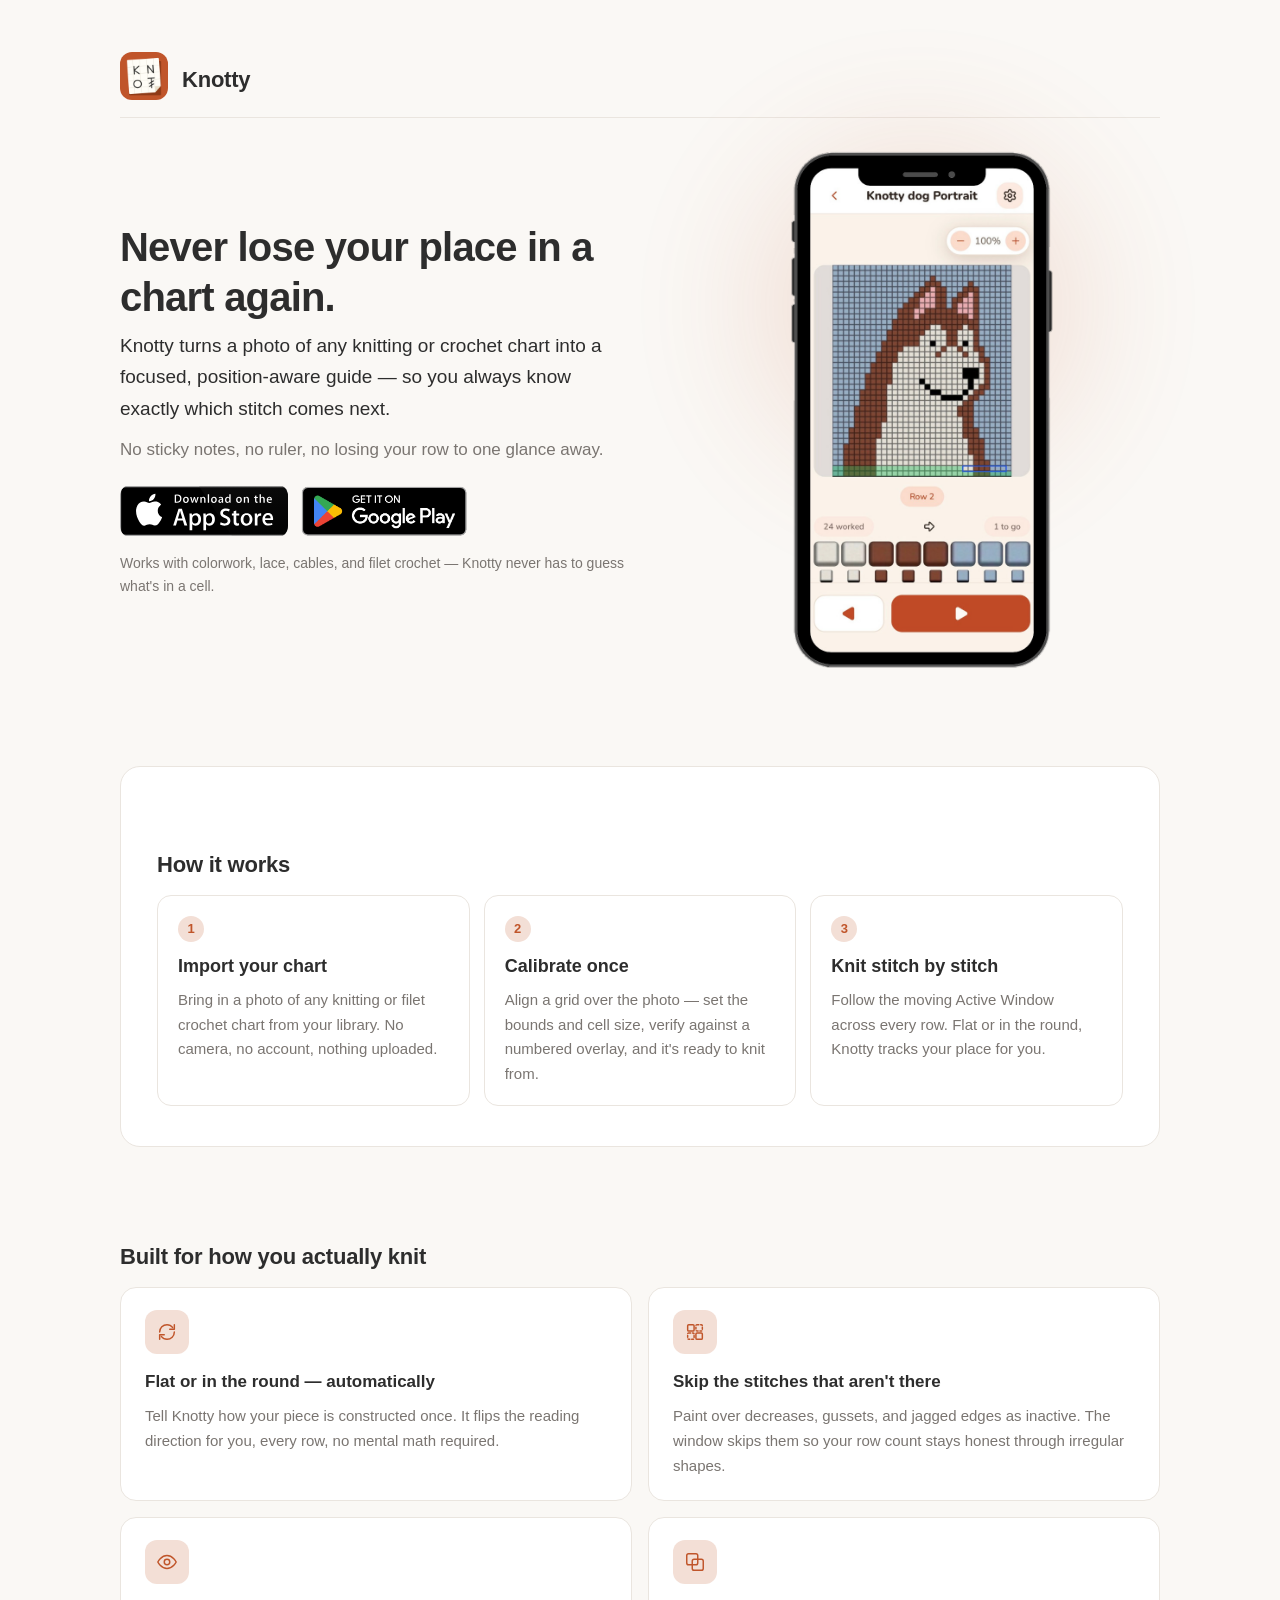
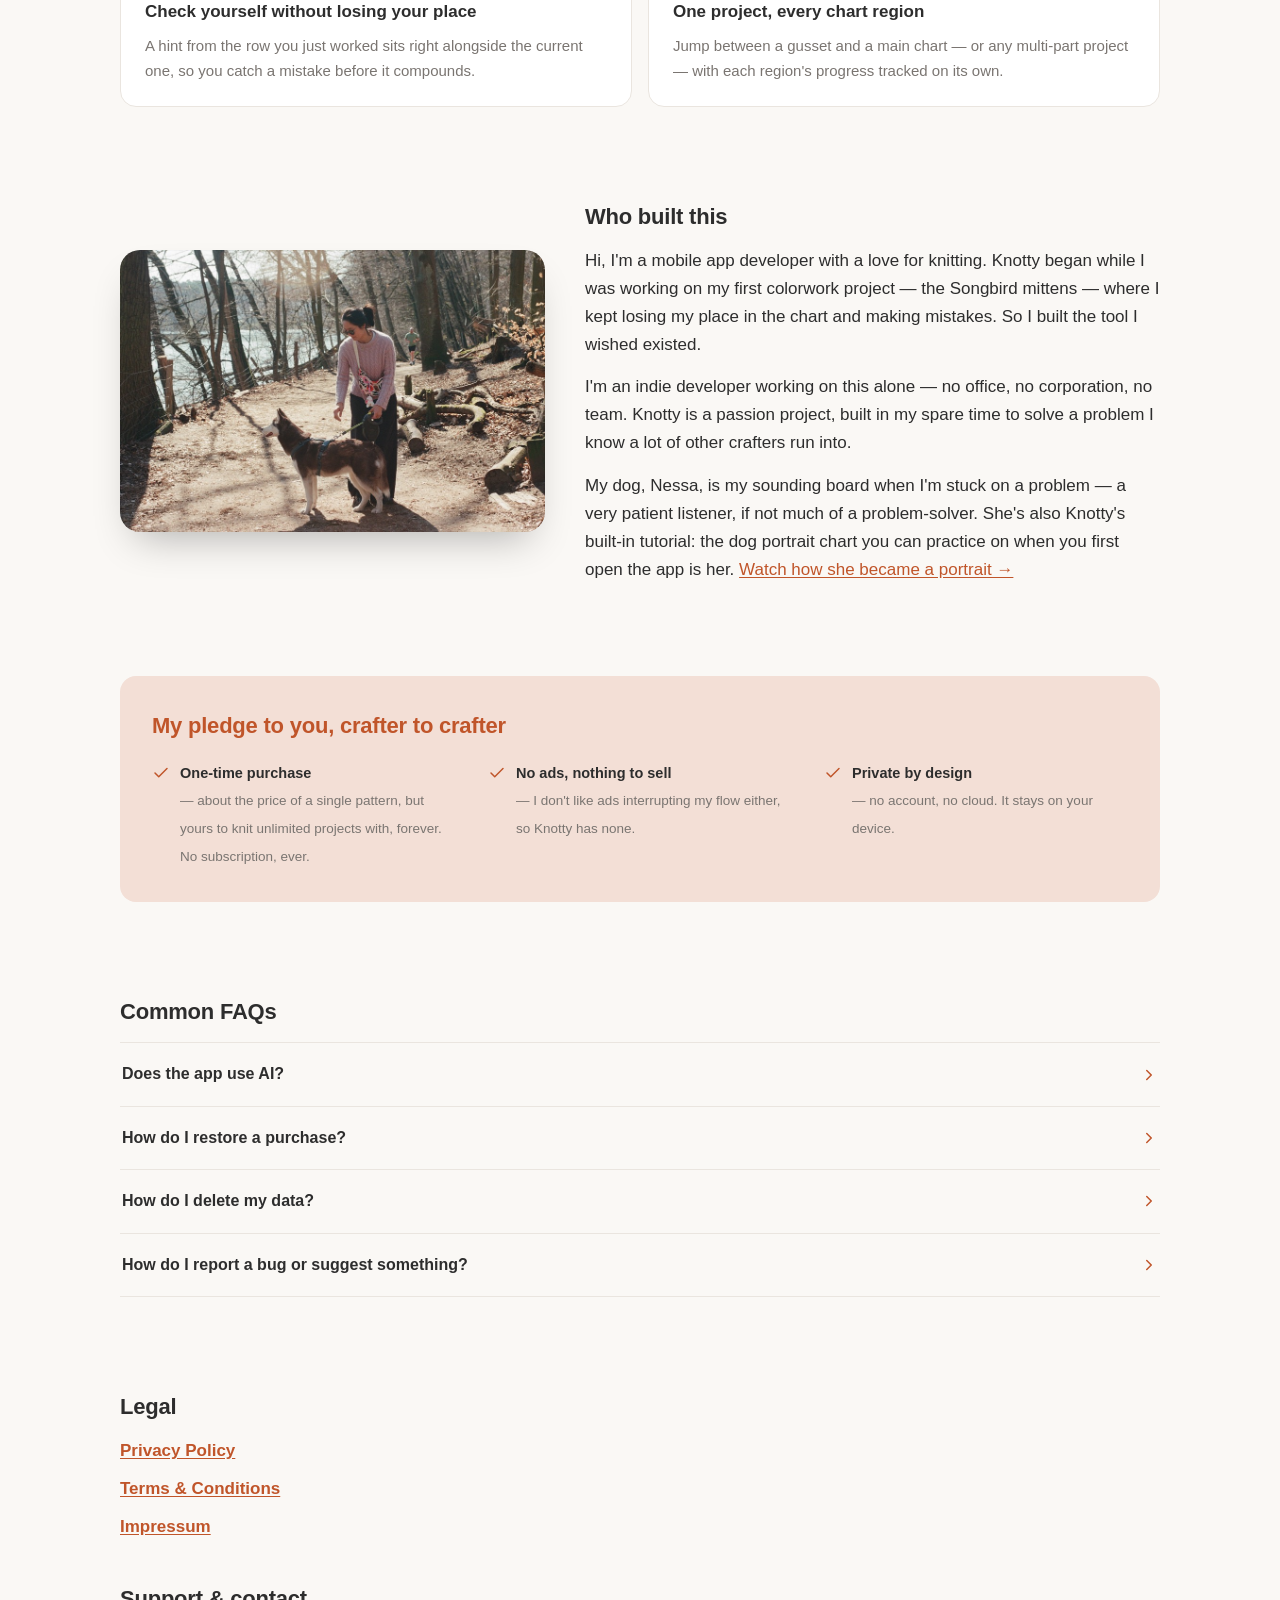
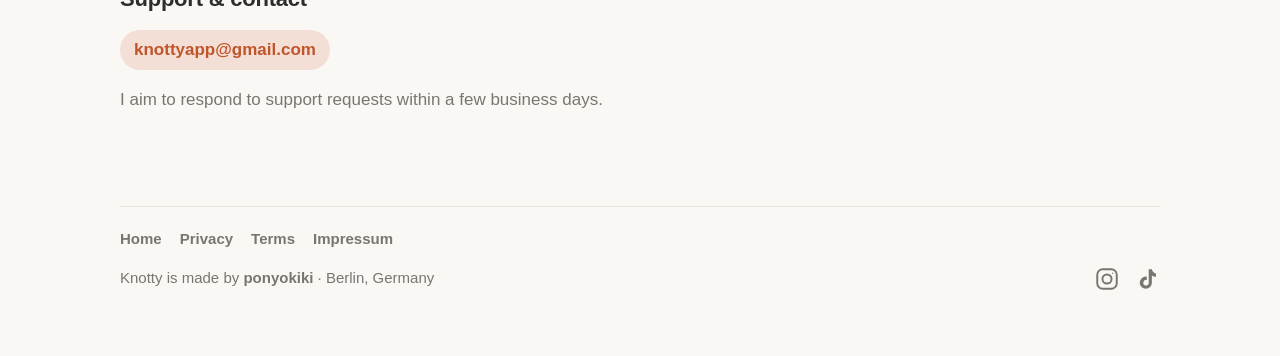
<file: index.html>
<!doctype html>
<html lang="en">
<head>
<meta charset="utf-8">
<meta name="viewport" content="width=device-width, initial-scale=1">
<title>Knotty — Knit &amp; filet crochet charts, without losing your place</title>
<meta name="description" content="Knotty turns a photo of any knitting or filet crochet chart into a position-aware grid you can knit from, one stitch at a time.">
<meta property="og:type" content="website">
<meta property="og:url" content="https://knottyapp.github.io/">
<meta property="og:title" content="Knotty — Know where you're knitting">
<meta property="og:description" content="Knotty turns a photo of any knitting or filet crochet chart into a position-aware grid you can knit from, one stitch at a time.">
<meta property="og:image" content="https://knottyapp.github.io/icon.png">
<meta name="twitter:card" content="summary">
<meta name="twitter:title" content="Knotty — Know where you're knitting">
<meta name="twitter:description" content="Knotty turns a photo of any knitting or filet crochet chart into a position-aware grid you can knit from, one stitch at a time.">
<meta name="twitter:image" content="https://knottyapp.github.io/icon.png">
<link rel="icon" type="image/png" href="icon.png">
<link rel="stylesheet" href="style.css">
</head>
<body>
<div class="wrap home">

  <header class="site-header">
    <a href="index.html"><img src="icon.png" alt="Knotty app icon"></a>
    <a href="index.html" class="brand">Knotty</a>
  </header>

  <section class="hero">
    <div class="hero-copy">
      <h1>Never lose your place in a chart again.</h1>
      <p class="lede">Knotty turns a photo of any knitting or crochet chart into a focused, position-aware guide — so you always know exactly which stitch comes next.</p>
      <p class="hero-sub">No sticky notes, no ruler, no losing your row to one glance away.</p>

      <div class="store-links">
        <a href="https://apps.apple.com/app/id6795073999"><img class="store-badge" src="app-store-badge.svg" alt="Download on the App Store"></a>
        <a href="https://play.google.com/store/apps/details?id=com.ponyokikii.knotty"><img class="store-badge" src="google-play-badge.png" alt="Get it on Google Play"></a>
      </div>

      <p class="hero-note">Works with colorwork, lace, cables, and filet crochet — Knotty never has to guess what's in a cell.</p>
    </div>

    <div class="hero-visual">
      <img class="hero-phone" src="app-phone.png" alt="Knotty's knit mode, showing a dog portrait chart with the active row and stitch count">
    </div>
  </section>

  <section class="section-block section-panel">
    <h2>How it works</h2>
    <div class="steps">
      <div class="step">
        <span class="step-num">1</span>
        <h3>Import your chart</h3>
        <p>Bring in a photo of any knitting or filet crochet chart from your library. No camera, no account, nothing uploaded.</p>
      </div>
      <div class="step">
        <span class="step-num">2</span>
        <h3>Calibrate once</h3>
        <p>Align a grid over the photo — set the bounds and cell size, verify against a numbered overlay, and it's ready to knit from.</p>
      </div>
      <div class="step">
        <span class="step-num">3</span>
        <h3>Knit stitch by stitch</h3>
        <p>Follow the moving Active Window across every row. Flat or in the round, Knotty tracks your place for you.</p>
      </div>
    </div>
  </section>

  <section class="section-block">
    <h2>Built for how you actually knit</h2>
    <div class="feature-grid">

      <div class="feature-card">
        <div class="feature-icon" aria-hidden="true">
          <svg viewBox="0 0 24 24" fill="none" stroke="currentColor" stroke-width="1.6" stroke-linecap="round" stroke-linejoin="round"><path d="M4 12a8 8 0 0 1 8-8c2.5 0 4.7 1.2 6 3M20 4v5h-5"/><path d="M20 12a8 8 0 0 1-8 8c-2.5 0-4.7-1.2-6-3M4 20v-5h5"/></svg>
        </div>
        <h3>Flat or in the round — automatically</h3>
        <p>Tell Knotty how your piece is constructed once. It flips the reading direction for you, every row, no mental math required.</p>
      </div>

      <div class="feature-card">
        <div class="feature-icon" aria-hidden="true">
          <svg viewBox="0 0 24 24" fill="none" stroke="currentColor" stroke-width="1.6" stroke-linecap="round" stroke-linejoin="round"><rect x="4" y="4" width="7" height="7" rx="1.2"/><rect x="13" y="4" width="7" height="7" rx="1.2" stroke-dasharray="2 2"/><rect x="4" y="13" width="7" height="7" rx="1.2" stroke-dasharray="2 2"/><rect x="13" y="13" width="7" height="7" rx="1.2"/></svg>
        </div>
        <h3>Skip the stitches that aren't there</h3>
        <p>Paint over decreases, gussets, and jagged edges as inactive. The window skips them so your row count stays honest through irregular shapes.</p>
      </div>

      <div class="feature-card">
        <div class="feature-icon" aria-hidden="true">
          <svg viewBox="0 0 24 24" fill="none" stroke="currentColor" stroke-width="1.6" stroke-linecap="round" stroke-linejoin="round"><path d="M2 12s3.5-7 10-7 10 7 10 7-3.5 7-10 7-10-7-10-7Z"/><circle cx="12" cy="12" r="3"/></svg>
        </div>
        <h3>Check yourself without losing your place</h3>
        <p>A hint from the row you just worked sits right alongside the current one, so you catch a mistake before it compounds.</p>
      </div>

      <div class="feature-card">
        <div class="feature-icon" aria-hidden="true">
          <svg viewBox="0 0 24 24" fill="none" stroke="currentColor" stroke-width="1.6" stroke-linecap="round" stroke-linejoin="round"><rect x="3" y="3" width="12" height="12" rx="2"/><rect x="9" y="9" width="12" height="12" rx="2"/></svg>
        </div>
        <h3>One project, every chart region</h3>
        <p>Jump between a gusset and a main chart — or any multi-part project — with each region's progress tracked on its own.</p>
      </div>

    </div>
  </section>

  <section class="founder">
    <div class="founder-photo">
      <img src="founder-photo.jpg" alt="Knotty's developer walking her dog Nessa in the woods">
    </div>
    <div class="founder-copy">
      <h2>Who built this</h2>
      <p>Hi, I'm a mobile app developer with a love for knitting. Knotty began while I was working on my first colorwork project — the Songbird mittens — where I kept losing my place in the chart and making mistakes. So I built the tool I wished existed.</p>
      <p>I'm an indie developer working on this alone — no office, no corporation, no team. Knotty is a passion project, built in my spare time to solve a problem I know a lot of other crafters run into.</p>
      <p>My dog, Nessa, is my sounding board when I'm stuck on a problem — a very patient listener, if not much of a problem-solver. She's also Knotty's built-in tutorial: the dog portrait chart you can practice on when you first open the app is her. <a href="https://www.instagram.com/reel/DcopzVhsqtX/?utm_source=ig_web_copy_link&amp;igsi=MzRlODBiNWFlZA==" target="_blank" rel="noopener">Watch how she became a portrait →</a></p>
    </div>
  </section>

  <section class="trust">
    <h2>My pledge to you, crafter to crafter</h2>
    <div class="trust-row">
      <div class="trust-pill">
        <svg viewBox="0 0 24 24" fill="none" stroke="currentColor" stroke-width="2" stroke-linecap="round" stroke-linejoin="round"><path d="M20 6 9 17l-5-5"/></svg>
        <div><strong>One-time purchase</strong><span> — about the price of a single pattern, but yours to knit unlimited projects with, forever. No subscription, ever.</span></div>
      </div>
      <div class="trust-pill">
        <svg viewBox="0 0 24 24" fill="none" stroke="currentColor" stroke-width="2" stroke-linecap="round" stroke-linejoin="round"><path d="M20 6 9 17l-5-5"/></svg>
        <div><strong>No ads, nothing to sell</strong><span> — I don't like ads interrupting my flow either, so Knotty has none.</span></div>
      </div>
      <div class="trust-pill">
        <svg viewBox="0 0 24 24" fill="none" stroke="currentColor" stroke-width="2" stroke-linecap="round" stroke-linejoin="round"><path d="M20 6 9 17l-5-5"/></svg>
        <div><strong>Private by design</strong><span> — no account, no cloud. It stays on your device.</span></div>
      </div>
    </div>
  </section>

  <section class="section-block">
    <h2>Common FAQs</h2>
    <div class="faq-list">

      <div class="faq-item">
        <button class="faq-question" aria-expanded="false">
          <span>Does the app use AI?</span>
          <svg class="faq-chevron" viewBox="0 0 24 24" fill="none" stroke="currentColor" stroke-width="2" stroke-linecap="round" stroke-linejoin="round"><path d="m9 18 6-6-6-6"/></svg>
        </button>
        <div class="faq-answer"><div class="faq-answer-inner">
          <p>No. Knotty doesn't use AI or image recognition to read your chart — it relies on plain image manipulation, cropping and displaying the exact stitches from the photo you calibrated. Nothing is interpreted or generated; what you see on screen is always a real piece of your own chart.</p>
        </div></div>
      </div>

      <div class="faq-item">
        <button class="faq-question" aria-expanded="false">
          <span>How do I restore a purchase?</span>
          <svg class="faq-chevron" viewBox="0 0 24 24" fill="none" stroke="currentColor" stroke-width="2" stroke-linecap="round" stroke-linejoin="round"><path d="m9 18 6-6-6-6"/></svg>
        </button>
        <div class="faq-answer"><div class="faq-answer-inner">
          <p>If you've previously purchased Knotty's premium features and they aren't showing up (for example, after reinstalling or switching devices), open <strong>Settings</strong> in the app, tap <strong>Unlock</strong>, and then tap <strong>Restore Purchases</strong> while signed in to the same App Store / Google Play account you originally purchased with. If the purchase still doesn't appear, email me at <a href="mailto:knottyapp@gmail.com">knottyapp@gmail.com</a> with your store receipt and I'll sort it out.</p>
        </div></div>
      </div>

      <div class="faq-item">
        <button class="faq-question" aria-expanded="false">
          <span>How do I delete my data?</span>
          <svg class="faq-chevron" viewBox="0 0 24 24" fill="none" stroke="currentColor" stroke-width="2" stroke-linecap="round" stroke-linejoin="round"><path d="m9 18 6-6-6-6"/></svg>
        </button>
        <div class="faq-answer"><div class="faq-answer-inner">
          <p>Your projects, chart photos, calibration data, and progress are stored <strong>locally on your device</strong> — Knotty has no account system and no cloud backup. Deleting the app from your device deletes all of that data.</p>
          <p>The only data that leaves your device is: what's needed to process and restore in-app purchases, handled by my payment provider; optional crash reports and usage analytics, which are <strong>off by default</strong> and send nothing unless you turn them on in <strong>Settings → General</strong>; and any message you choose to send from <strong>Settings → Send feedback</strong>. None of it includes your projects, chart photos, or notes. See the <a href="privacy.html">Privacy Policy</a> for the detail on each.</p>
          <p>To request deletion of any data that has been transmitted, email <a href="mailto:knottyapp@gmail.com">knottyapp@gmail.com</a> and I will process your request within the timeframes required by law.</p>
        </div></div>
      </div>

      <div class="faq-item">
        <button class="faq-question" aria-expanded="false">
          <span>How do I report a bug or suggest something?</span>
          <svg class="faq-chevron" viewBox="0 0 24 24" fill="none" stroke="currentColor" stroke-width="2" stroke-linecap="round" stroke-linejoin="round"><path d="m9 18 6-6-6-6"/></svg>
        </button>
        <div class="faq-answer"><div class="faq-answer-inner">
          <p>Open <strong>Settings → Send feedback</strong> in the app and write me a message. It's sent anonymously and includes your app version and device model so I can reproduce the problem — no name, no email, nothing you've made.</p>
          <p>Because it's anonymous, <strong>I can't write back</strong>. If you'd like an answer, email <a href="mailto:knottyapp@gmail.com">knottyapp@gmail.com</a> instead (there's a link on the same screen).</p>
        </div></div>
      </div>

    </div>
  </section>

  <section class="section-block">

    <h2>Legal</h2>
    <ul class="legal-links">
      <li><a href="privacy.html">Privacy Policy</a></li>
      <li><a href="terms.html">Terms &amp; Conditions</a></li>
      <li><a href="impressum.html">Impressum</a></li>
    </ul>

    <h2>Support &amp; contact</h2>
    <p><a class="chip" href="mailto:knottyapp@gmail.com">knottyapp@gmail.com</a></p>
    <p class="muted">I aim to respond to support requests within a few business days.</p>

  </section>

  <footer class="site-footer">
    <nav>
      <a href="index.html">Home</a>
      <a href="privacy.html">Privacy</a>
      <a href="terms.html">Terms</a>
      <a href="impressum.html">Impressum</a>
    </nav>
    <div class="site-footer-bottom">
      <div>Knotty is made by <strong>ponyokiki</strong> · Berlin, Germany</div>
      <div class="social-links">
        <a href="https://www.instagram.com/knotty.app" target="_blank" rel="noopener" aria-label="Knotty on Instagram">
          <svg viewBox="0 0 24 24" fill="none" stroke="currentColor" stroke-width="1.8" stroke-linecap="round" stroke-linejoin="round"><rect x="3" y="3" width="18" height="18" rx="5"/><circle cx="12" cy="12" r="4.2"/><circle cx="17.3" cy="6.7" r="0.6" fill="currentColor" stroke="none"/></svg>
        </a>
        <a href="https://www.tiktok.com/@knotty.app" target="_blank" rel="noopener" aria-label="Knotty on TikTok">
          <svg viewBox="0 0 24 24" fill="currentColor"><path d="M16.5 3c.3 2 1.8 3.6 3.8 3.9v3a7 7 0 0 1-3.8-1.1v6.6a5.6 5.6 0 1 1-5.6-5.6c.3 0 .6 0 .9.1v3.1a2.5 2.5 0 1 0 1.8 2.4V3h2.9Z"/></svg>
        </a>
      </div>
    </div>
  </footer>

</div>
<script>
  document.querySelectorAll(".faq-question").forEach(function (btn) {
    btn.addEventListener("click", function () {
      var item = btn.closest(".faq-item");
      var open = item.classList.toggle("open");
      btn.setAttribute("aria-expanded", open);
    });
  });
</script>
</body>
</html>
</file>
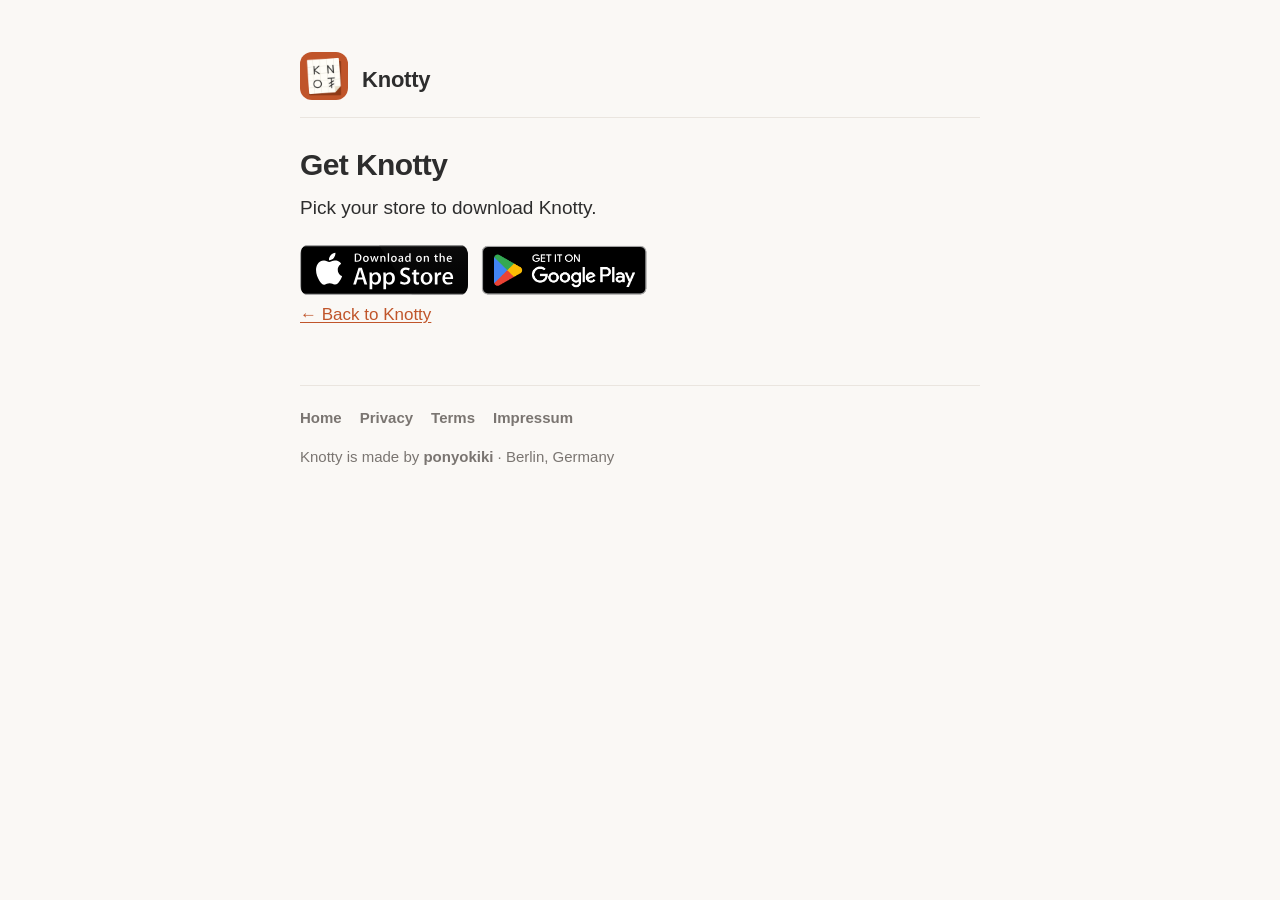
<file: get-app.html>
<!doctype html>
<html lang="en">
<head>
<meta charset="utf-8">
<meta name="viewport" content="width=device-width, initial-scale=1">
<title>Get Knotty</title>
<meta name="description" content="Get the Knotty app for iOS or Android.">
<meta name="robots" content="noindex">
<link rel="icon" type="image/png" href="icon.png">
<script>
  // Redirect before the fallback page paints, so a QR scan lands straight in
  // the store instead of flashing this page first. iPadOS reports as a Mac
  // in its default UA, so multi-touch is the tell for "this is actually iOS".
  (function () {
    var ua = navigator.userAgent;
    var isAndroid = /Android/i.test(ua);
    var isIOS = /iPad|iPhone|iPod/i.test(ua) ||
      (navigator.platform === "MacIntel" && navigator.maxTouchPoints > 1);
    var APP_STORE_URL = "https://apps.apple.com/app/id6795073999";
    var PLAY_STORE_URL = "https://play.google.com/store/apps/details?id=com.ponyokikii.knotty";
    if (isAndroid) {
      window.location.replace(PLAY_STORE_URL);
    } else if (isIOS) {
      window.location.replace(APP_STORE_URL);
    }
  })();
</script>
<link rel="stylesheet" href="style.css">
</head>
<body>
<div class="wrap">

  <header class="site-header">
    <a href="index.html"><img src="icon.png" alt="Knotty app icon"></a>
    <a href="index.html" class="brand">Knotty</a>
  </header>

  <h1>Get Knotty</h1>
  <p class="lede">Pick your store to download Knotty.</p>

  <div class="store-links">
    <a href="https://apps.apple.com/app/id6795073999"><img class="store-badge" src="app-store-badge.svg" alt="Download on the App Store"></a>
    <a href="https://play.google.com/store/apps/details?id=com.ponyokikii.knotty"><img class="store-badge" src="google-play-badge.png" alt="Get it on Google Play"></a>
  </div>

  <p class="muted"><a href="index.html">&larr; Back to Knotty</a></p>

  <footer class="site-footer">
    <nav>
      <a href="index.html">Home</a>
      <a href="privacy.html">Privacy</a>
      <a href="terms.html">Terms</a>
      <a href="impressum.html">Impressum</a>
    </nav>
    <div class="site-footer-bottom">
      <div>Knotty is made by <strong>ponyokiki</strong> &middot; Berlin, Germany</div>
    </div>
  </footer>

</div>
</body>
</html>
</file>
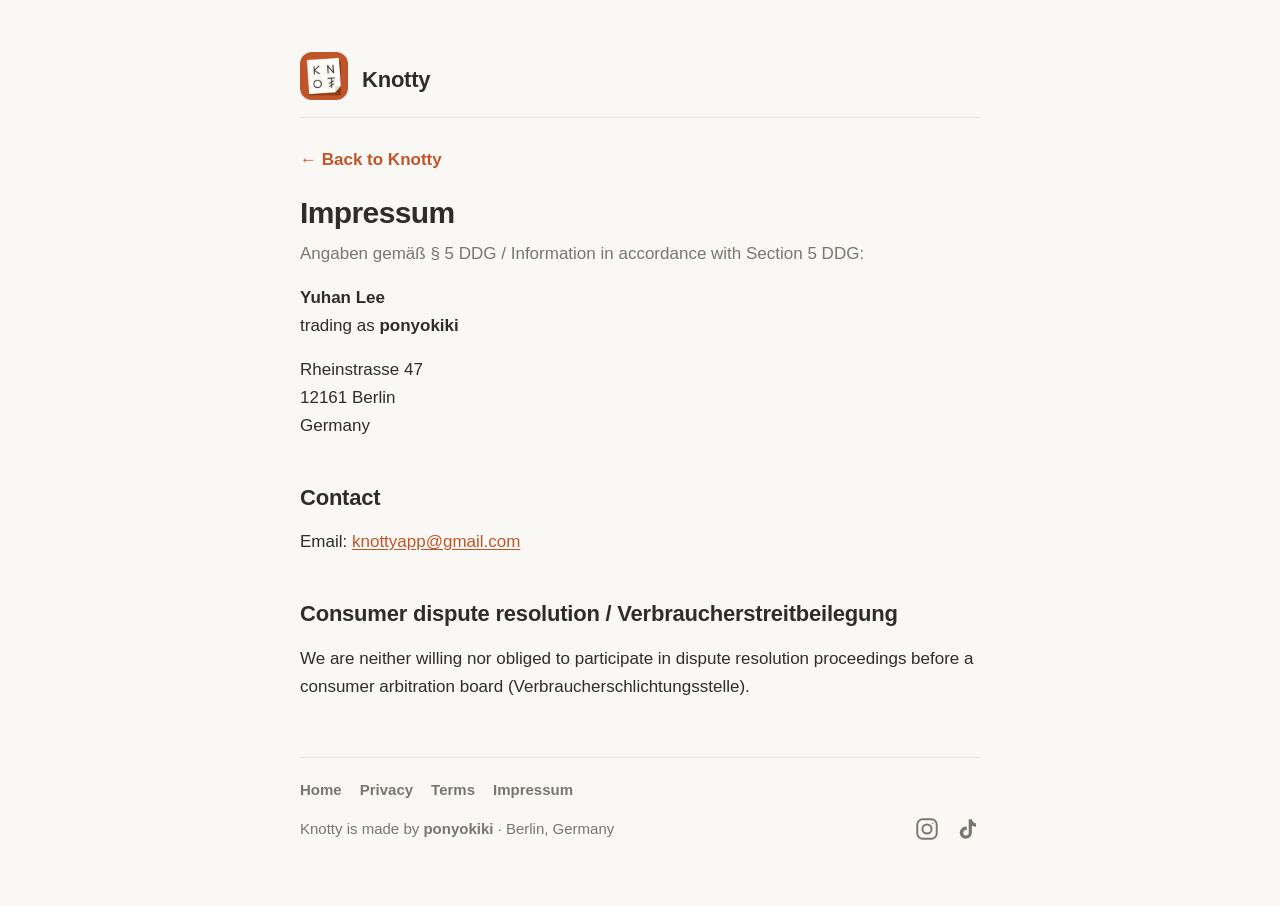
<file: impressum.html>
<!doctype html>
<html lang="en">
<head>
<meta charset="utf-8">
<meta name="viewport" content="width=device-width, initial-scale=1">
<title>Impressum — Knotty</title>
<meta name="description" content="Legal disclosure (Impressum) for the Knotty app, in accordance with Section 5 DDG.">
<link rel="icon" type="image/png" href="icon.png">
<link rel="stylesheet" href="style.css">
</head>
<body>
<div class="wrap">

  <header class="site-header">
    <a href="index.html"><img src="icon.png" alt="Knotty app icon"></a>
    <a href="index.html" class="brand">Knotty</a>
  </header>

  <a class="backlink" href="index.html">&larr; Back to Knotty</a>

  <h1>Impressum</h1>
  <p class="muted">Angaben gemäß § 5 DDG / Information in accordance with Section 5 DDG:</p>

  <p>
    <strong>Yuhan Lee</strong><br>
    trading as <strong>ponyokiki</strong>
  </p>
  <p>
    Rheinstrasse 47<br>
    12161 Berlin<br>
    Germany
  </p>

  <h2>Contact</h2>
  <p>Email: <a href="mailto:knottyapp@gmail.com">knottyapp@gmail.com</a></p>

  <h2>Consumer dispute resolution / Verbraucherstreitbeilegung</h2>
  <p>We are neither willing nor obliged to participate in dispute resolution proceedings before a consumer arbitration board (Verbraucherschlichtungsstelle).</p>

  <footer class="site-footer">
    <nav>
      <a href="index.html">Home</a>
      <a href="privacy.html">Privacy</a>
      <a href="terms.html">Terms</a>
      <a href="impressum.html">Impressum</a>
    </nav>
    <div class="site-footer-bottom">
      <div>Knotty is made by <strong>ponyokiki</strong> · Berlin, Germany</div>
      <div class="social-links">
        <a href="https://www.instagram.com/knotty.app" target="_blank" rel="noopener" aria-label="Knotty on Instagram">
          <svg viewBox="0 0 24 24" fill="none" stroke="currentColor" stroke-width="1.8" stroke-linecap="round" stroke-linejoin="round"><rect x="3" y="3" width="18" height="18" rx="5"/><circle cx="12" cy="12" r="4.2"/><circle cx="17.3" cy="6.7" r="0.6" fill="currentColor" stroke="none"/></svg>
        </a>
        <a href="https://www.tiktok.com/@knotty.app" target="_blank" rel="noopener" aria-label="Knotty on TikTok">
          <svg viewBox="0 0 24 24" fill="currentColor"><path d="M16.5 3c.3 2 1.8 3.6 3.8 3.9v3a7 7 0 0 1-3.8-1.1v6.6a5.6 5.6 0 1 1-5.6-5.6c.3 0 .6 0 .9.1v3.1a2.5 2.5 0 1 0 1.8 2.4V3h2.9Z"/></svg>
        </a>
      </div>
    </div>
  </footer>

</div>
</body>
</html>
</file>
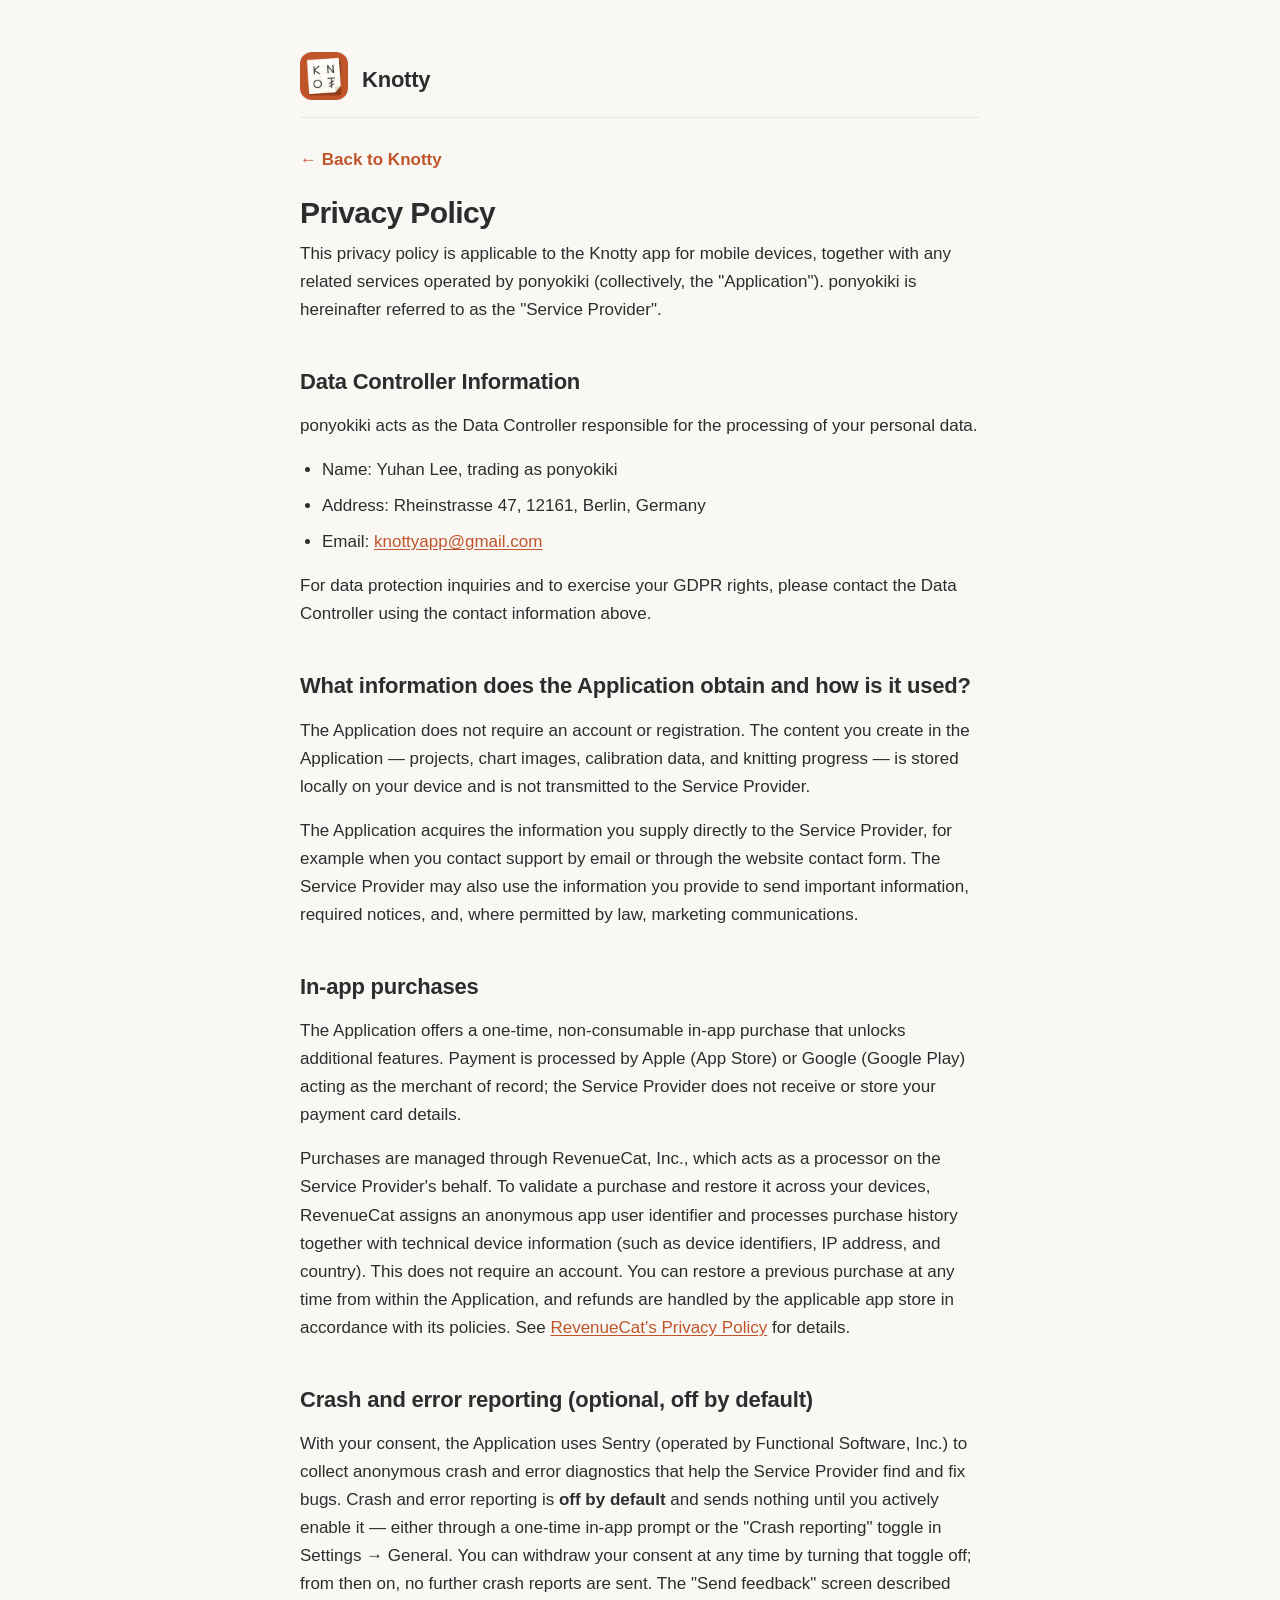
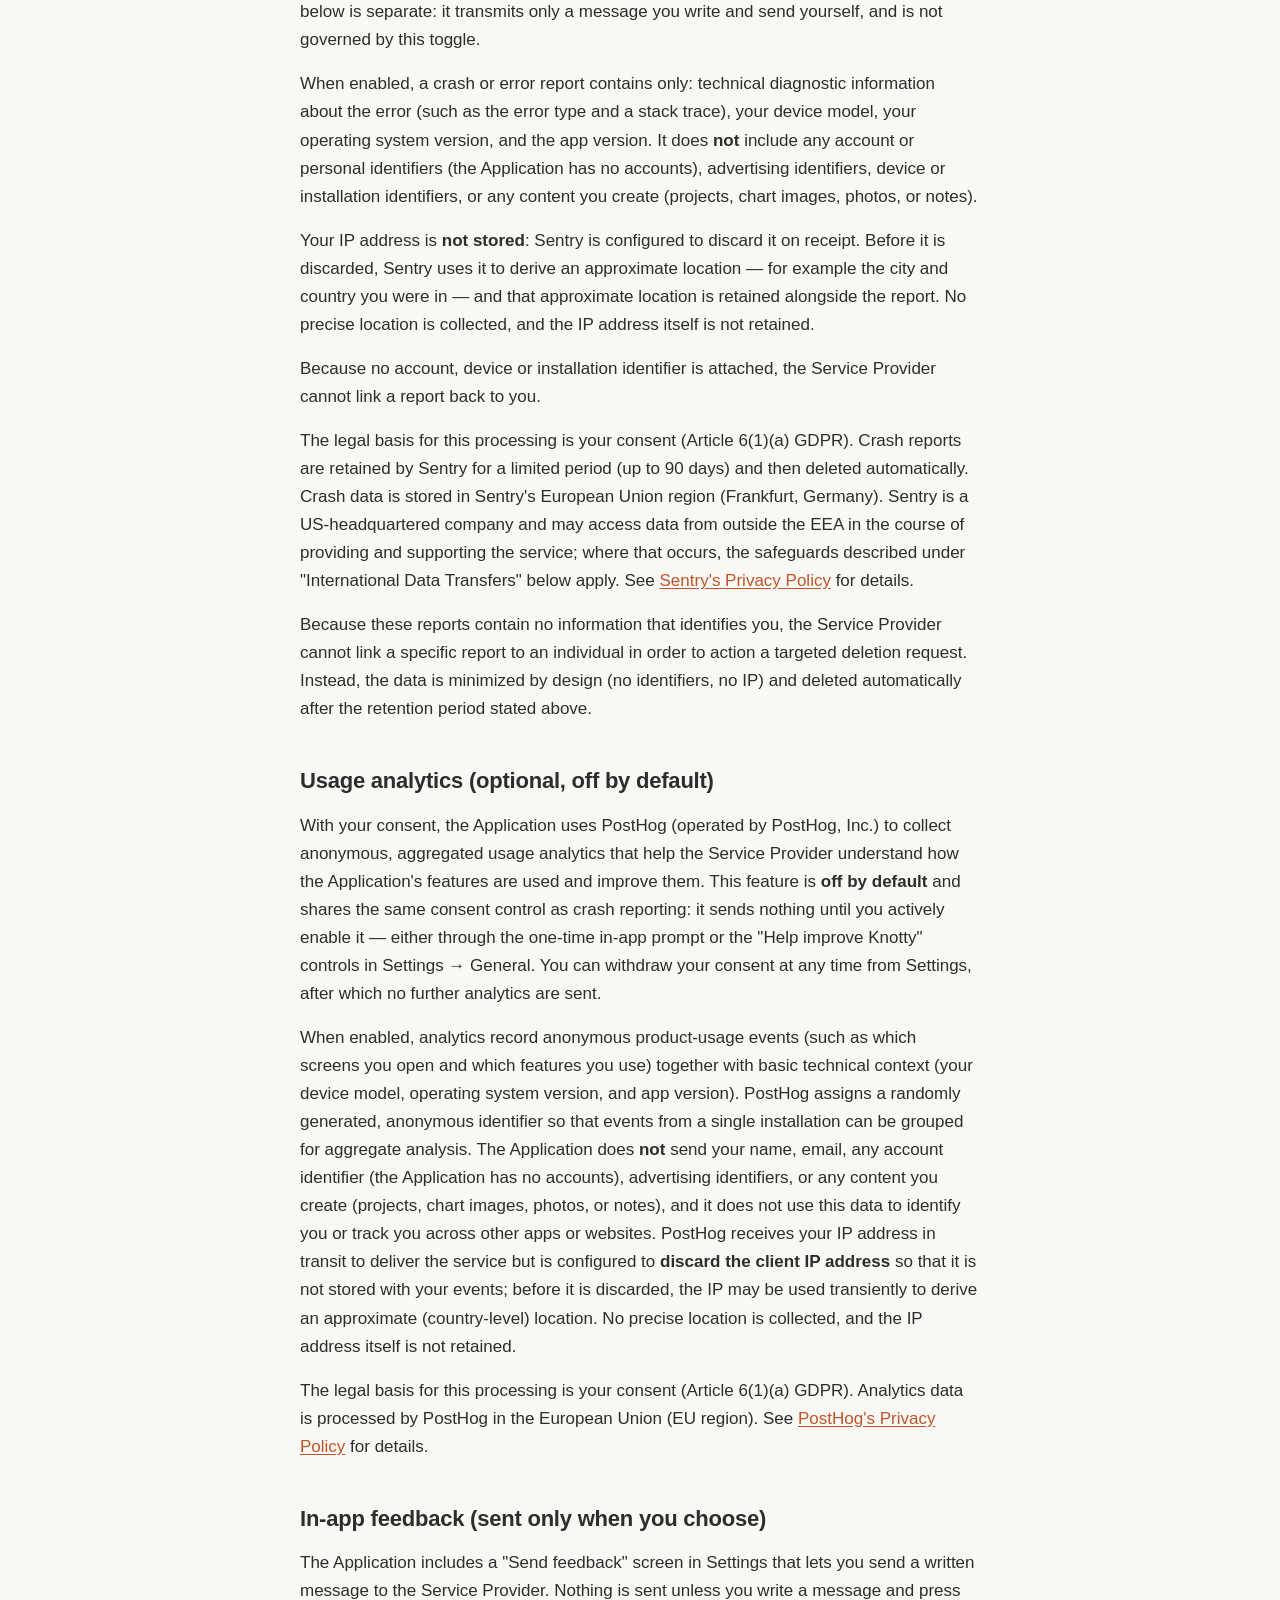
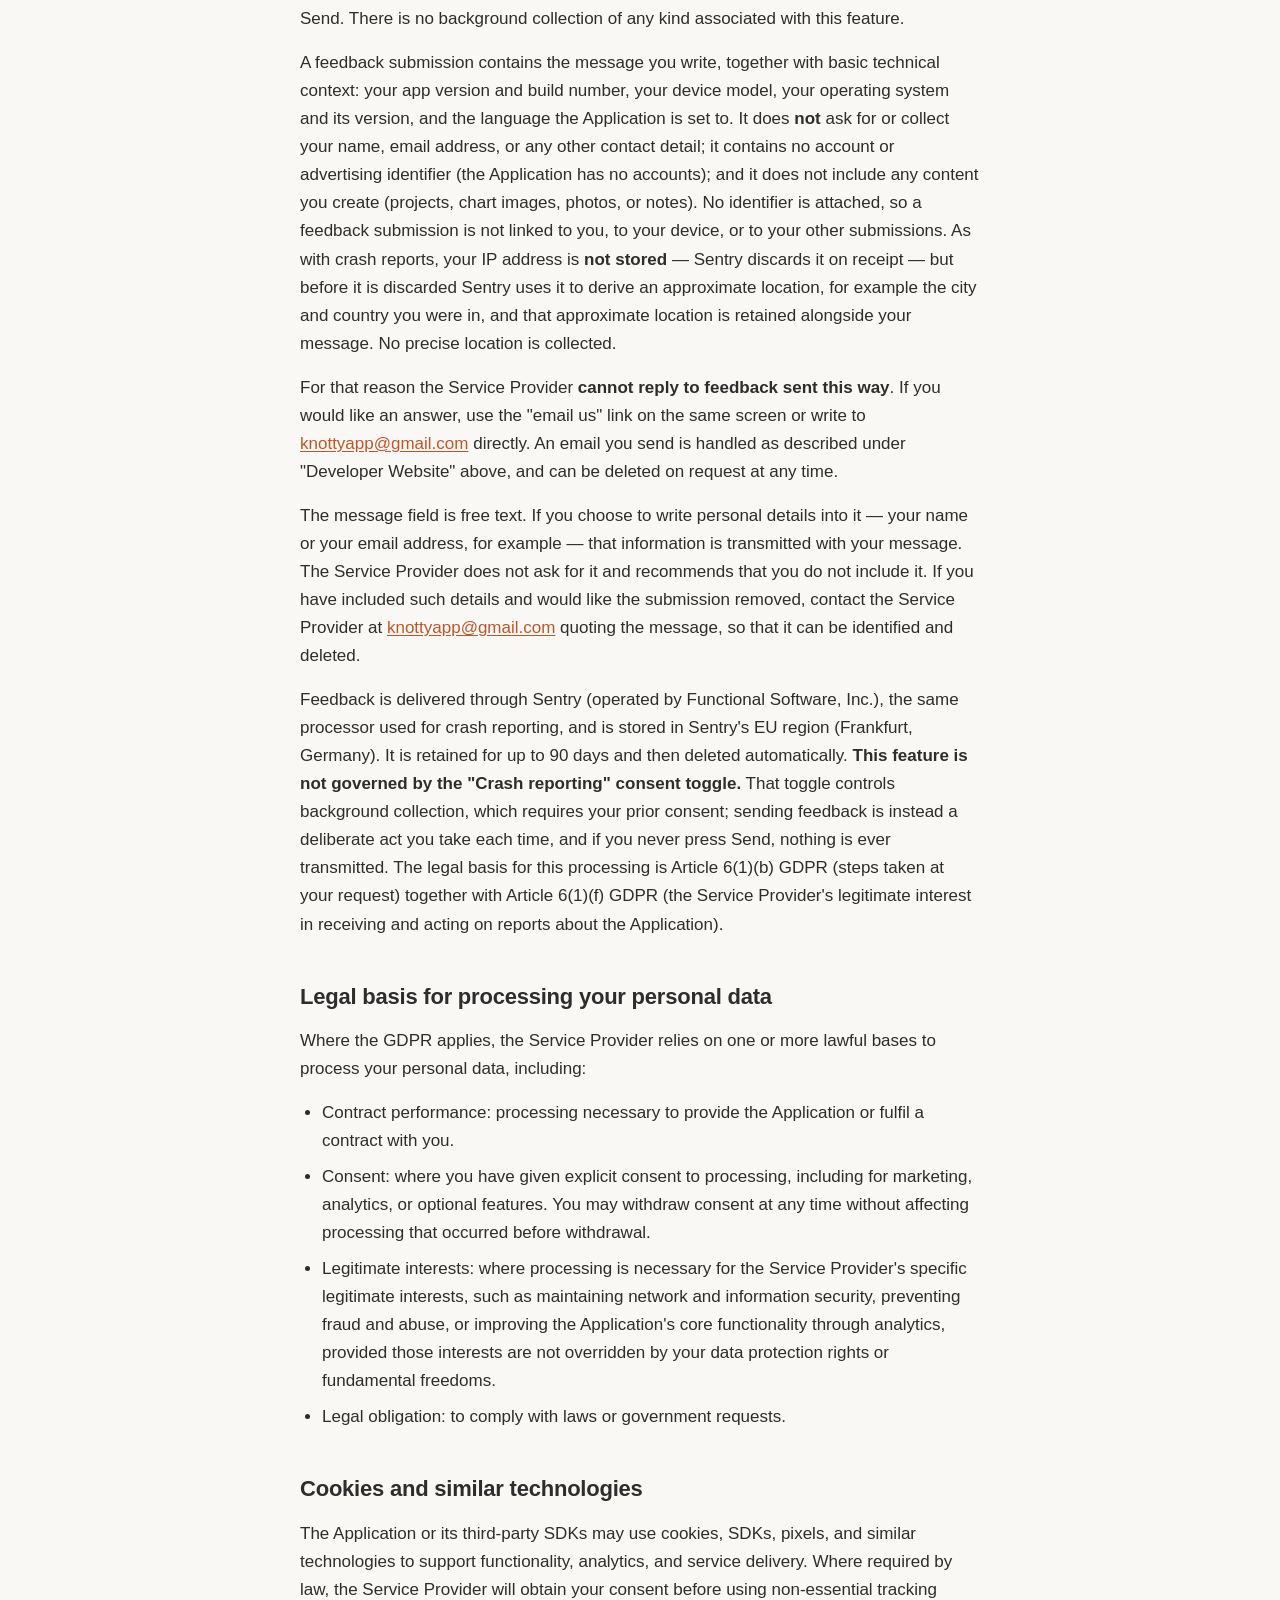
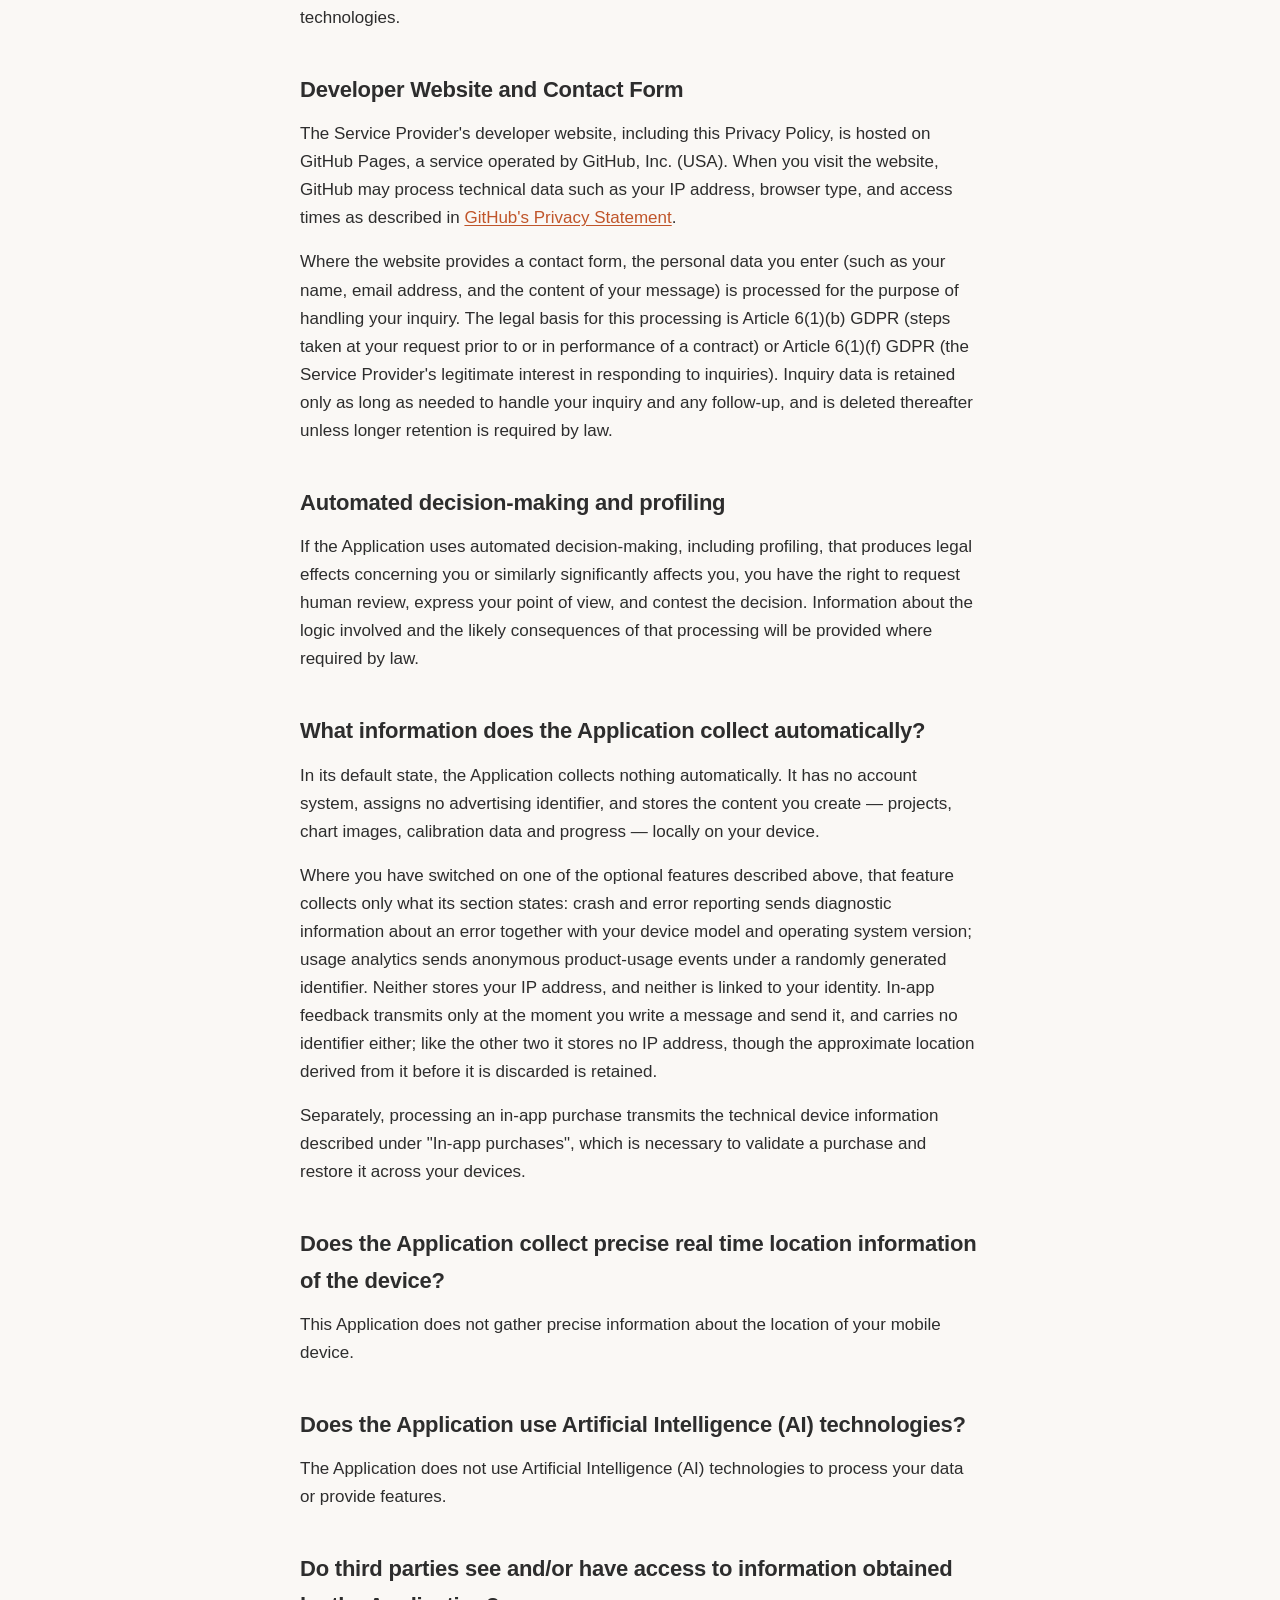
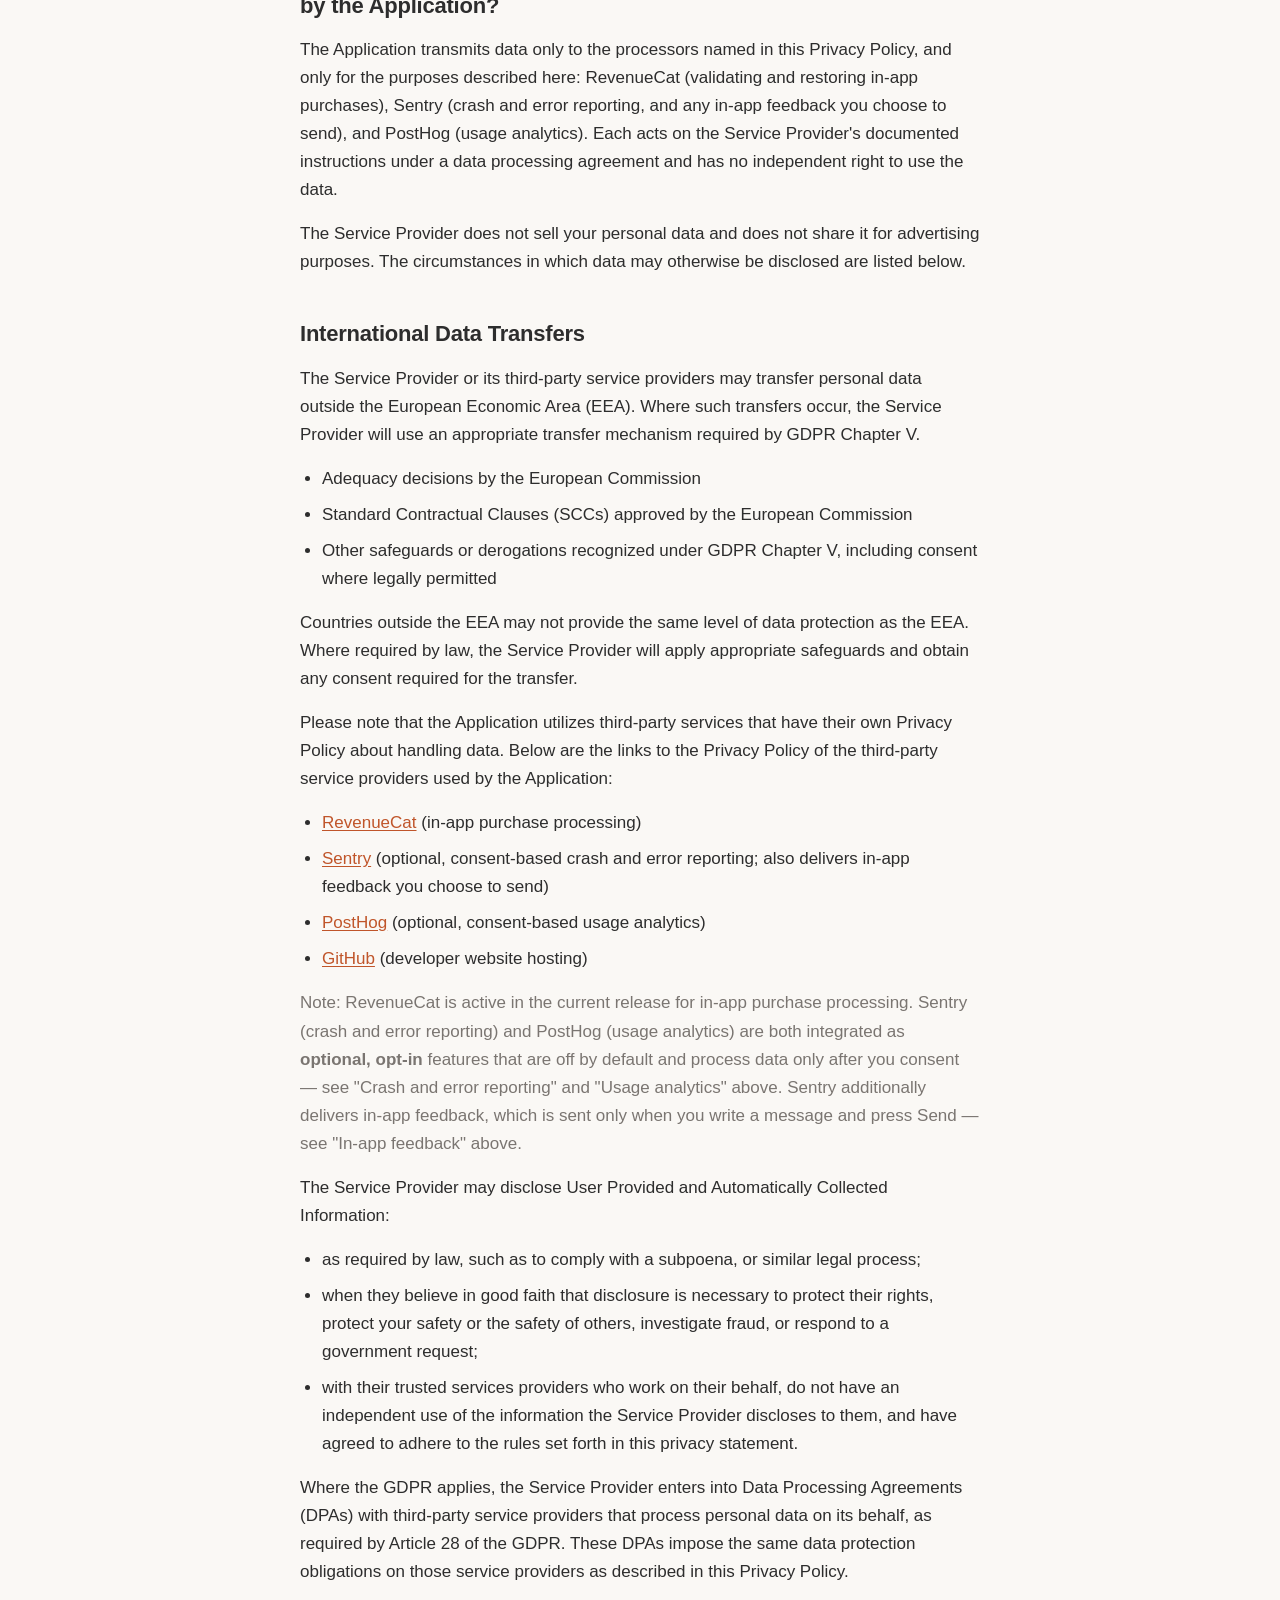
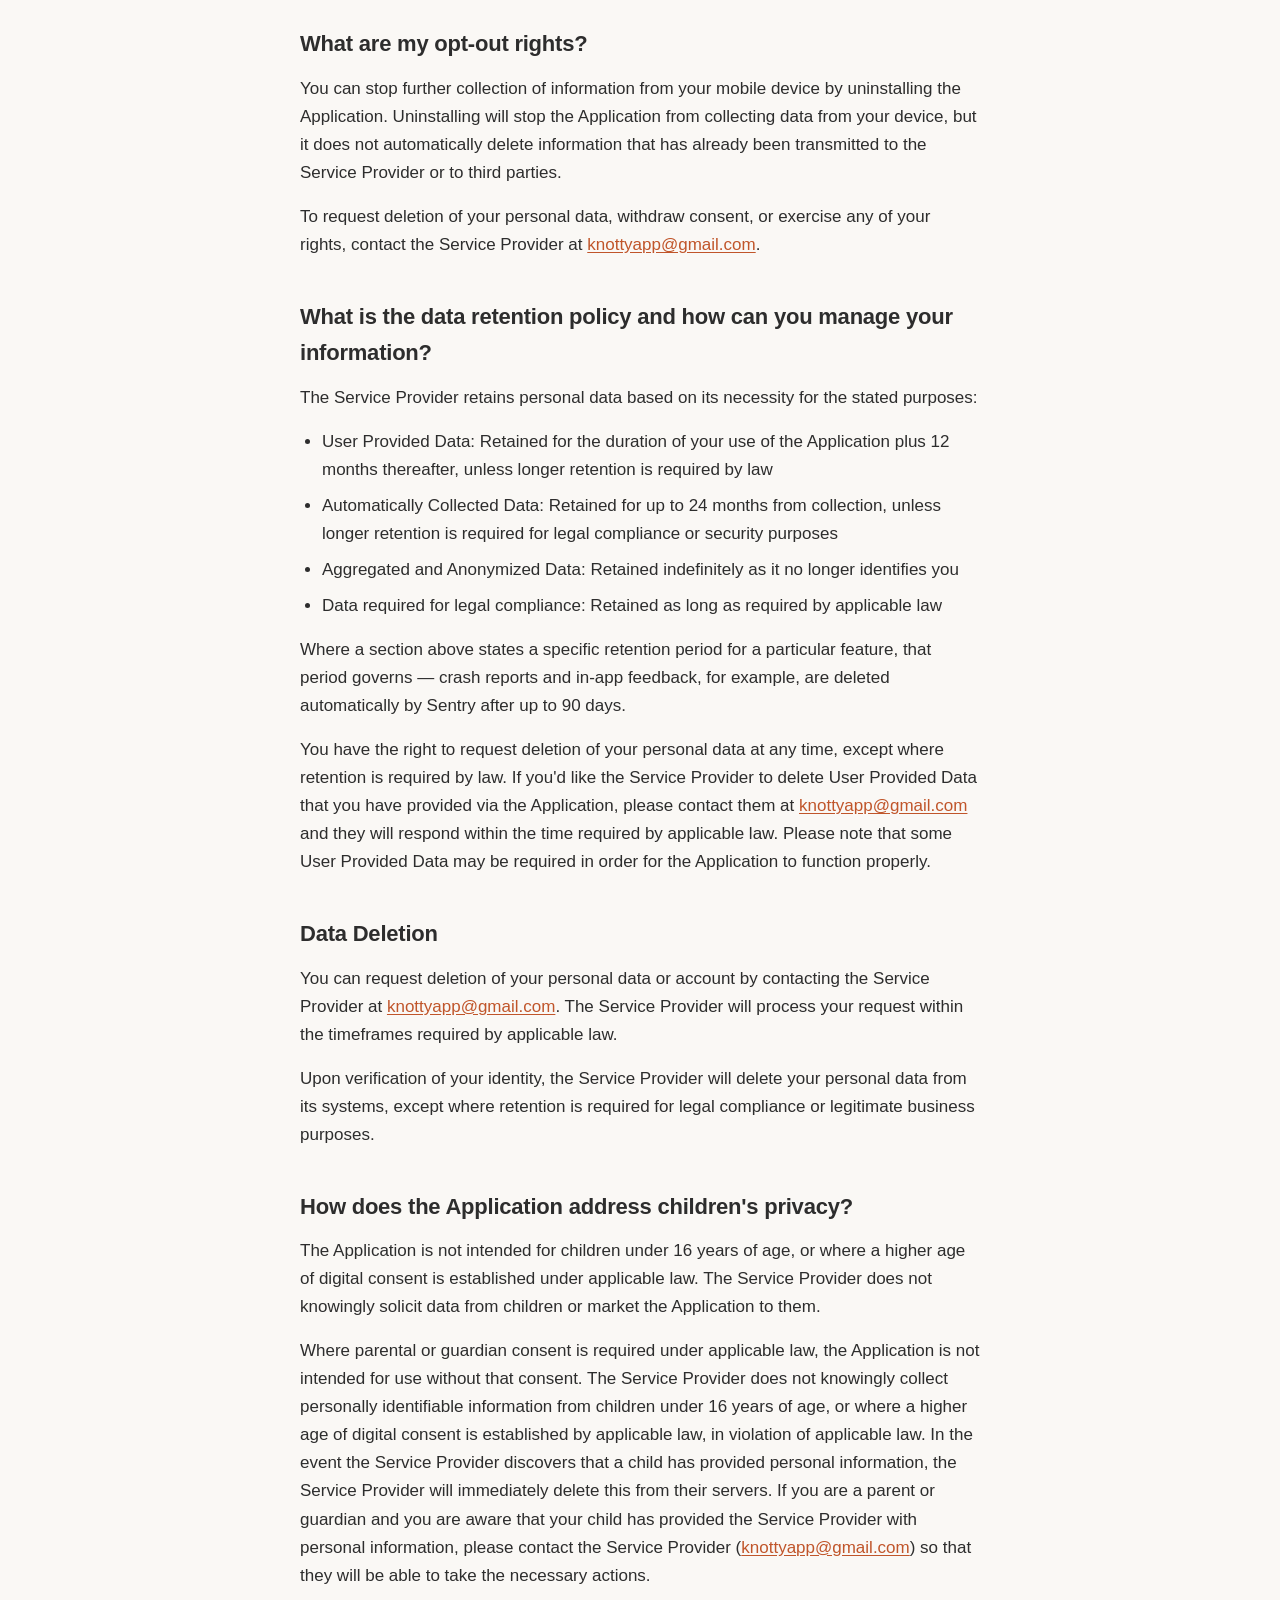
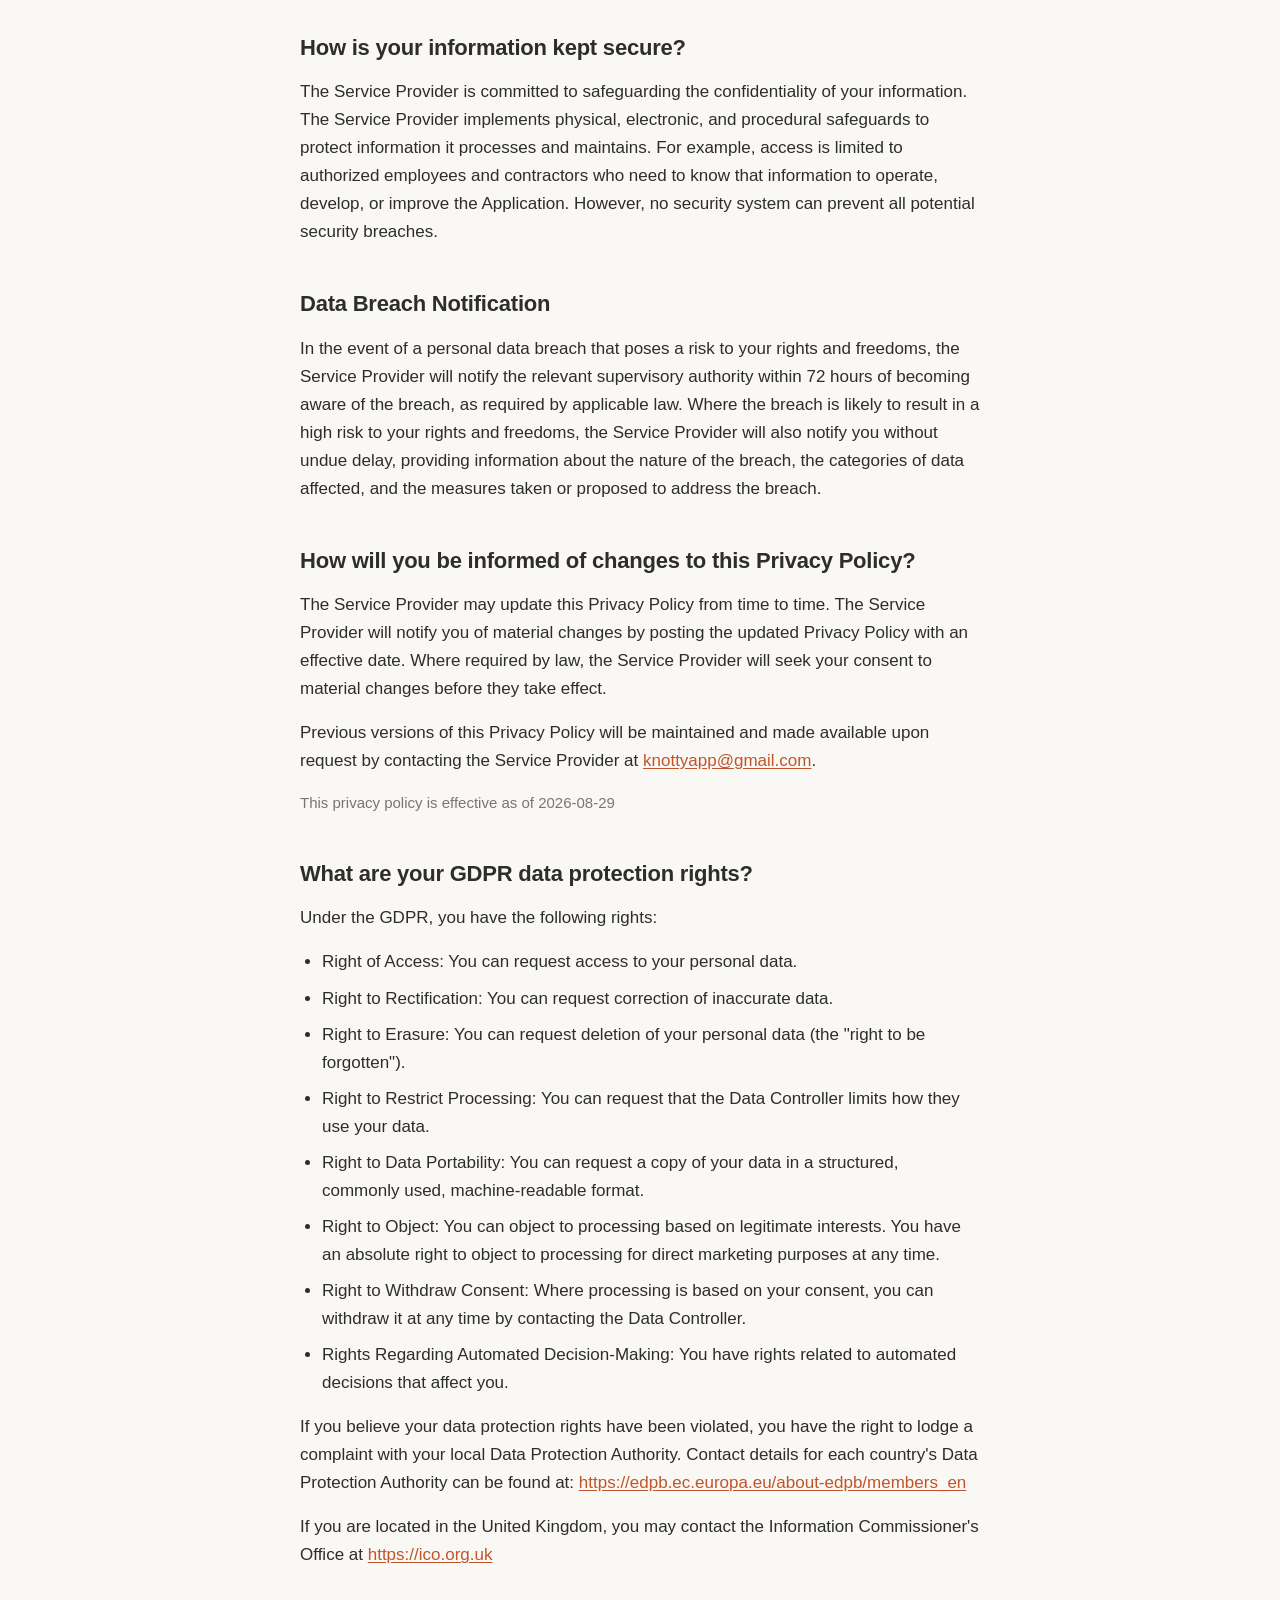
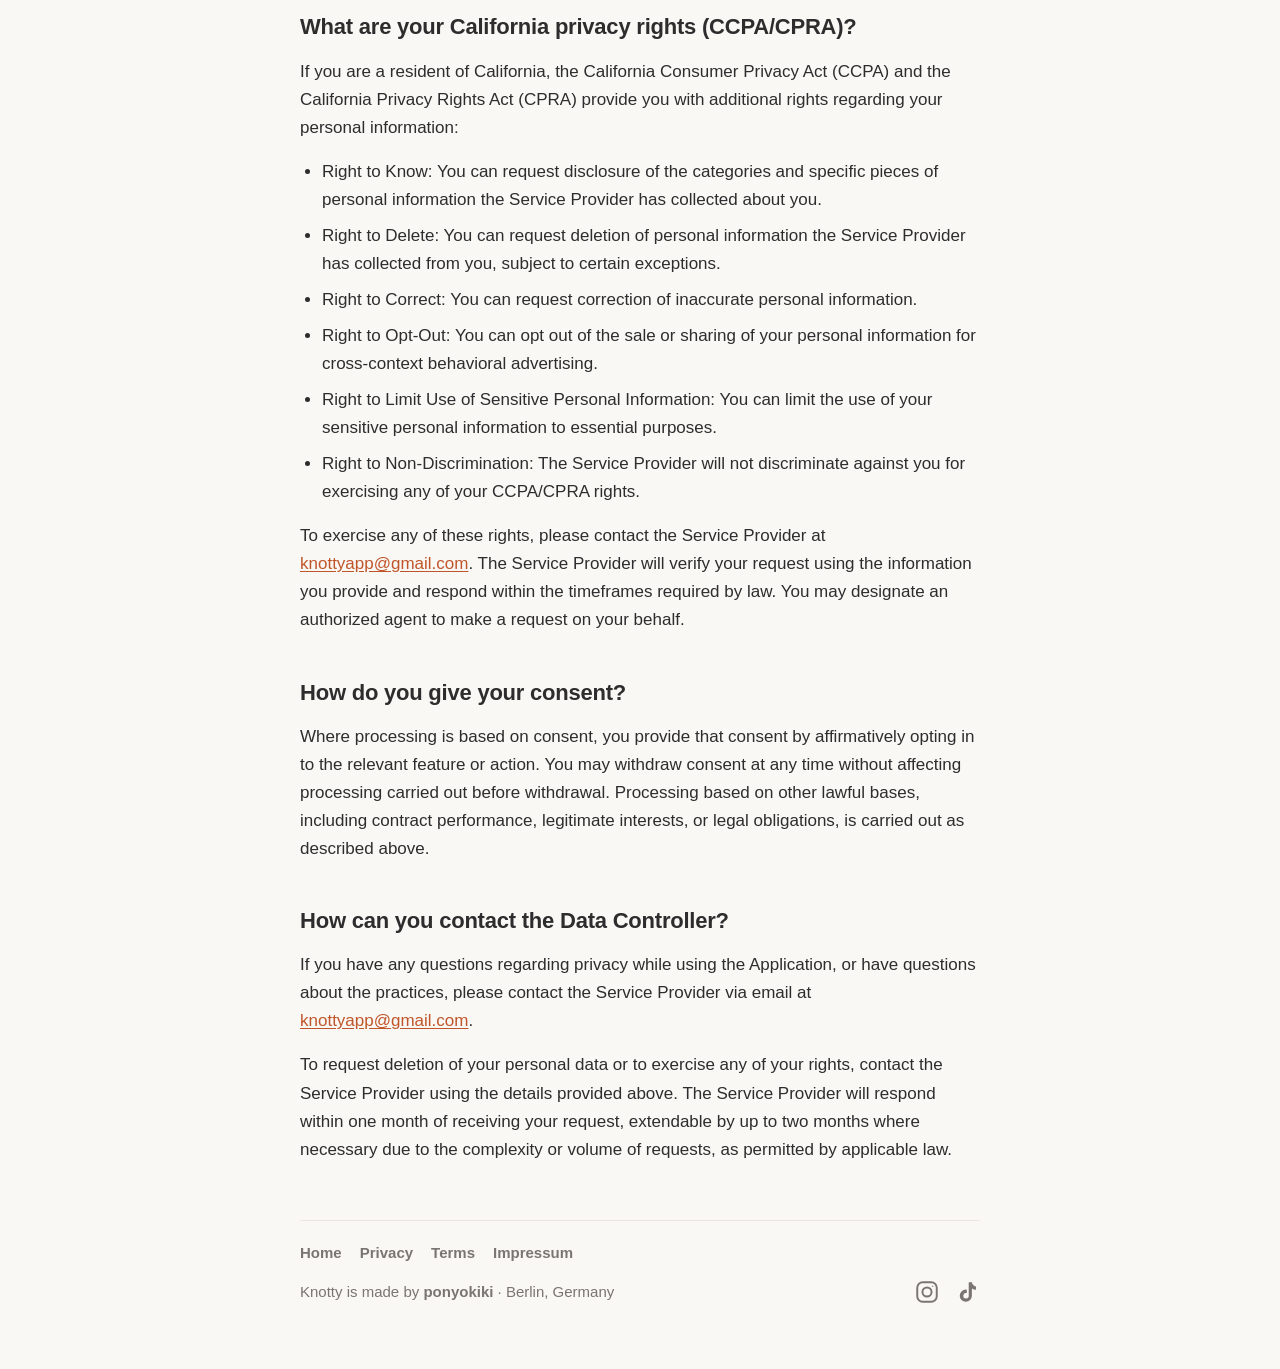
<file: privacy.html>
<!doctype html>
<html lang="en">
<head>
<meta charset="utf-8">
<meta name="viewport" content="width=device-width, initial-scale=1">
<title>Privacy Policy — Knotty</title>
<meta name="description" content="Privacy Policy for the Knotty app.">
<link rel="icon" type="image/png" href="icon.png">
<link rel="stylesheet" href="style.css">
</head>
<body>
<div class="wrap">

  <header class="site-header">
    <a href="index.html"><img src="icon.png" alt="Knotty app icon"></a>
    <a href="index.html" class="brand">Knotty</a>
  </header>

  <a class="backlink" href="index.html">&larr; Back to Knotty</a>

  <h1>Privacy Policy</h1>

  <p>This privacy policy is applicable to the Knotty app for mobile devices, together with any related services operated by ponyokiki (collectively, the "Application"). ponyokiki is hereinafter referred to as the "Service Provider".</p>

  <h2>Data Controller Information</h2>
  <p>ponyokiki acts as the Data Controller responsible for the processing of your personal data.</p>
  <ul>
    <li>Name: Yuhan Lee, trading as ponyokiki</li>
    <li>Address: Rheinstrasse 47, 12161, Berlin, Germany</li>
    <li>Email: <a href="mailto:knottyapp@gmail.com">knottyapp@gmail.com</a></li>
  </ul>
  <p>For data protection inquiries and to exercise your GDPR rights, please contact the Data Controller using the contact information above.</p>

  <h2>What information does the Application obtain and how is it used?</h2>
  <p>The Application does not require an account or registration. The content you create in the Application — projects, chart images, calibration data, and knitting progress — is stored locally on your device and is not transmitted to the Service Provider.</p>
  <p>The Application acquires the information you supply directly to the Service Provider, for example when you contact support by email or through the website contact form. The Service Provider may also use the information you provide to send important information, required notices, and, where permitted by law, marketing communications.</p>

  <h2>In-app purchases</h2>
  <p>The Application offers a one-time, non-consumable in-app purchase that unlocks additional features. Payment is processed by Apple (App Store) or Google (Google Play) acting as the merchant of record; the Service Provider does not receive or store your payment card details.</p>
  <p>Purchases are managed through RevenueCat, Inc., which acts as a processor on the Service Provider's behalf. To validate a purchase and restore it across your devices, RevenueCat assigns an anonymous app user identifier and processes purchase history together with technical device information (such as device identifiers, IP address, and country). This does not require an account. You can restore a previous purchase at any time from within the Application, and refunds are handled by the applicable app store in accordance with its policies. See <a href="https://www.revenuecat.com/privacy" rel="noopener" target="_blank">RevenueCat's Privacy Policy</a> for details.</p>

  <h2>Crash and error reporting (optional, off by default)</h2>
  <p>With your consent, the Application uses Sentry (operated by Functional Software, Inc.) to collect anonymous crash and error diagnostics that help the Service Provider find and fix bugs. Crash and error reporting is <strong>off by default</strong> and sends nothing until you actively enable it — either through a one-time in-app prompt or the "Crash reporting" toggle in Settings → General. You can withdraw your consent at any time by turning that toggle off; from then on, no further crash reports are sent. The "Send feedback" screen described below is separate: it transmits only a message you write and send yourself, and is not governed by this toggle.</p>
  <p>When enabled, a crash or error report contains only: technical diagnostic information about the error (such as the error type and a stack trace), your device model, your operating system version, and the app version. It does <strong>not</strong> include any account or personal identifiers (the Application has no accounts), advertising identifiers, device or installation identifiers, or any content you create (projects, chart images, photos, or notes).</p>
  <p>Your IP address is <strong>not stored</strong>: Sentry is configured to discard it on receipt. Before it is discarded, Sentry uses it to derive an approximate location — for example the city and country you were in — and that approximate location is retained alongside the report. No precise location is collected, and the IP address itself is not retained.</p>
  <p>Because no account, device or installation identifier is attached, the Service Provider cannot link a report back to you.</p>
  <p>The legal basis for this processing is your consent (Article 6(1)(a) GDPR). Crash reports are retained by Sentry for a limited period (up to 90 days) and then deleted automatically. Crash data is stored in Sentry's European Union region (Frankfurt, Germany). Sentry is a US-headquartered company and may access data from outside the EEA in the course of providing and supporting the service; where that occurs, the safeguards described under "International Data Transfers" below apply. See <a href="https://sentry.io/privacy/" rel="noopener" target="_blank">Sentry's Privacy Policy</a> for details.</p>
  <p>Because these reports contain no information that identifies you, the Service Provider cannot link a specific report to an individual in order to action a targeted deletion request. Instead, the data is minimized by design (no identifiers, no IP) and deleted automatically after the retention period stated above.</p>

  <h2>Usage analytics (optional, off by default)</h2>
  <p>With your consent, the Application uses PostHog (operated by PostHog, Inc.) to collect anonymous, aggregated usage analytics that help the Service Provider understand how the Application's features are used and improve them. This feature is <strong>off by default</strong> and shares the same consent control as crash reporting: it sends nothing until you actively enable it — either through the one-time in-app prompt or the "Help improve Knotty" controls in Settings → General. You can withdraw your consent at any time from Settings, after which no further analytics are sent.</p>
  <p>When enabled, analytics record anonymous product-usage events (such as which screens you open and which features you use) together with basic technical context (your device model, operating system version, and app version). PostHog assigns a randomly generated, anonymous identifier so that events from a single installation can be grouped for aggregate analysis. The Application does <strong>not</strong> send your name, email, any account identifier (the Application has no accounts), advertising identifiers, or any content you create (projects, chart images, photos, or notes), and it does not use this data to identify you or track you across other apps or websites. PostHog receives your IP address in transit to deliver the service but is configured to <strong>discard the client IP address</strong> so that it is not stored with your events; before it is discarded, the IP may be used transiently to derive an approximate (country-level) location. No precise location is collected, and the IP address itself is not retained.</p>
  <p>The legal basis for this processing is your consent (Article 6(1)(a) GDPR). Analytics data is processed by PostHog in the European Union (EU region). See <a href="https://posthog.com/privacy" rel="noopener" target="_blank">PostHog's Privacy Policy</a> for details.</p>

  <h2>In-app feedback (sent only when you choose)</h2>
  <p>The Application includes a "Send feedback" screen in Settings that lets you send a written message to the Service Provider. Nothing is sent unless you write a message and press Send. There is no background collection of any kind associated with this feature.</p>
  <p>A feedback submission contains the message you write, together with basic technical context: your app version and build number, your device model, your operating system and its version, and the language the Application is set to. It does <strong>not</strong> ask for or collect your name, email address, or any other contact detail; it contains no account or advertising identifier (the Application has no accounts); and it does not include any content you create (projects, chart images, photos, or notes). No identifier is attached, so a feedback submission is not linked to you, to your device, or to your other submissions. As with crash reports, your IP address is <strong>not stored</strong> — Sentry discards it on receipt — but before it is discarded Sentry uses it to derive an approximate location, for example the city and country you were in, and that approximate location is retained alongside your message. No precise location is collected.</p>
  <p>For that reason the Service Provider <strong>cannot reply to feedback sent this way</strong>. If you would like an answer, use the "email us" link on the same screen or write to <a href="mailto:knottyapp@gmail.com">knottyapp@gmail.com</a> directly. An email you send is handled as described under "Developer Website" above, and can be deleted on request at any time.</p>
  <p>The message field is free text. If you choose to write personal details into it — your name or your email address, for example — that information is transmitted with your message. The Service Provider does not ask for it and recommends that you do not include it. If you have included such details and would like the submission removed, contact the Service Provider at <a href="mailto:knottyapp@gmail.com">knottyapp@gmail.com</a> quoting the message, so that it can be identified and deleted.</p>
  <p>Feedback is delivered through Sentry (operated by Functional Software, Inc.), the same processor used for crash reporting, and is stored in Sentry's EU region (Frankfurt, Germany). It is retained for up to 90 days and then deleted automatically. <strong>This feature is not governed by the "Crash reporting" consent toggle.</strong> That toggle controls background collection, which requires your prior consent; sending feedback is instead a deliberate act you take each time, and if you never press Send, nothing is ever transmitted. The legal basis for this processing is Article 6(1)(b) GDPR (steps taken at your request) together with Article 6(1)(f) GDPR (the Service Provider's legitimate interest in receiving and acting on reports about the Application).</p>

  <h2>Legal basis for processing your personal data</h2>
  <p>Where the GDPR applies, the Service Provider relies on one or more lawful bases to process your personal data, including:</p>
  <ul>
    <li>Contract performance: processing necessary to provide the Application or fulfil a contract with you.</li>
    <li>Consent: where you have given explicit consent to processing, including for marketing, analytics, or optional features. You may withdraw consent at any time without affecting processing that occurred before withdrawal.</li>
    <li>Legitimate interests: where processing is necessary for the Service Provider's specific legitimate interests, such as maintaining network and information security, preventing fraud and abuse, or improving the Application's core functionality through analytics, provided those interests are not overridden by your data protection rights or fundamental freedoms.</li>
    <li>Legal obligation: to comply with laws or government requests.</li>
  </ul>

  <h2>Cookies and similar technologies</h2>
  <p>The Application or its third-party SDKs may use cookies, SDKs, pixels, and similar technologies to support functionality, analytics, and service delivery. Where required by law, the Service Provider will obtain your consent before using non-essential tracking technologies.</p>

  <h2>Developer Website and Contact Form</h2>
  <p>The Service Provider's developer website, including this Privacy Policy, is hosted on GitHub Pages, a service operated by GitHub, Inc. (USA). When you visit the website, GitHub may process technical data such as your IP address, browser type, and access times as described in <a href="https://docs.github.com/en/site-policy/privacy-policies/github-general-privacy-statement" rel="noopener" target="_blank">GitHub's Privacy Statement</a>.</p>
  <p>Where the website provides a contact form, the personal data you enter (such as your name, email address, and the content of your message) is processed for the purpose of handling your inquiry. The legal basis for this processing is Article 6(1)(b) GDPR (steps taken at your request prior to or in performance of a contract) or Article 6(1)(f) GDPR (the Service Provider's legitimate interest in responding to inquiries). Inquiry data is retained only as long as needed to handle your inquiry and any follow-up, and is deleted thereafter unless longer retention is required by law.</p>

  <h2>Automated decision-making and profiling</h2>
  <p>If the Application uses automated decision-making, including profiling, that produces legal effects concerning you or similarly significantly affects you, you have the right to request human review, express your point of view, and contest the decision. Information about the logic involved and the likely consequences of that processing will be provided where required by law.</p>

  <h2>What information does the Application collect automatically?</h2>
  <p>In its default state, the Application collects nothing automatically. It has no account system, assigns no advertising identifier, and stores the content you create — projects, chart images, calibration data and progress — locally on your device.</p>
  <p>Where you have switched on one of the optional features described above, that feature collects only what its section states: crash and error reporting sends diagnostic information about an error together with your device model and operating system version; usage analytics sends anonymous product-usage events under a randomly generated identifier. Neither stores your IP address, and neither is linked to your identity. In-app feedback transmits only at the moment you write a message and send it, and carries no identifier either; like the other two it stores no IP address, though the approximate location derived from it before it is discarded is retained.</p>
  <p>Separately, processing an in-app purchase transmits the technical device information described under &quot;In-app purchases&quot;, which is necessary to validate a purchase and restore it across your devices.</p>

  <h2>Does the Application collect precise real time location information of the device?</h2>
  <p>This Application does not gather precise information about the location of your mobile device.</p>

  <h2>Does the Application use Artificial Intelligence (AI) technologies?</h2>
  <p>The Application does not use Artificial Intelligence (AI) technologies to process your data or provide features.</p>

  <h2>Do third parties see and/or have access to information obtained by the Application?</h2>
  <p>The Application transmits data only to the processors named in this Privacy Policy, and only for the purposes described here: RevenueCat (validating and restoring in-app purchases), Sentry (crash and error reporting, and any in-app feedback you choose to send), and PostHog (usage analytics). Each acts on the Service Provider's documented instructions under a data processing agreement and has no independent right to use the data.</p>
  <p>The Service Provider does not sell your personal data and does not share it for advertising purposes. The circumstances in which data may otherwise be disclosed are listed below.</p>

  <h2>International Data Transfers</h2>
  <p>The Service Provider or its third-party service providers may transfer personal data outside the European Economic Area (EEA). Where such transfers occur, the Service Provider will use an appropriate transfer mechanism required by GDPR Chapter V.</p>
  <ul>
    <li>Adequacy decisions by the European Commission</li>
    <li>Standard Contractual Clauses (SCCs) approved by the European Commission</li>
    <li>Other safeguards or derogations recognized under GDPR Chapter V, including consent where legally permitted</li>
  </ul>
  <p>Countries outside the EEA may not provide the same level of data protection as the EEA. Where required by law, the Service Provider will apply appropriate safeguards and obtain any consent required for the transfer.</p>
  <p>Please note that the Application utilizes third-party services that have their own Privacy Policy about handling data. Below are the links to the Privacy Policy of the third-party service providers used by the Application:</p>
  <ul>
    <li><a href="https://www.revenuecat.com/privacy" rel="noopener" target="_blank">RevenueCat</a> (in-app purchase processing)</li>
    <li><a href="https://sentry.io/privacy/" rel="noopener" target="_blank">Sentry</a> (optional, consent-based crash and error reporting; also delivers in-app feedback you choose to send)</li>
    <li><a href="https://posthog.com/privacy" rel="noopener" target="_blank">PostHog</a> (optional, consent-based usage analytics)</li>
    <li><a href="https://docs.github.com/en/site-policy/privacy-policies/github-general-privacy-statement" rel="noopener" target="_blank">GitHub</a> (developer website hosting)</li>
  </ul>
  <p class="muted">Note: RevenueCat is active in the current release for in-app purchase processing. Sentry (crash and error reporting) and PostHog (usage analytics) are both integrated as <strong>optional, opt-in</strong> features that are off by default and process data only after you consent — see "Crash and error reporting" and "Usage analytics" above. Sentry additionally delivers in-app feedback, which is sent only when you write a message and press Send — see "In-app feedback" above.</p>

  <p>The Service Provider may disclose User Provided and Automatically Collected Information:</p>
  <ul>
    <li>as required by law, such as to comply with a subpoena, or similar legal process;</li>
    <li>when they believe in good faith that disclosure is necessary to protect their rights, protect your safety or the safety of others, investigate fraud, or respond to a government request;</li>
    <li>with their trusted services providers who work on their behalf, do not have an independent use of the information the Service Provider discloses to them, and have agreed to adhere to the rules set forth in this privacy statement.</li>
  </ul>
  <p>Where the GDPR applies, the Service Provider enters into Data Processing Agreements (DPAs) with third-party service providers that process personal data on its behalf, as required by Article 28 of the GDPR. These DPAs impose the same data protection obligations on those service providers as described in this Privacy Policy.</p>

  <h2>What are my opt-out rights?</h2>
  <p>You can stop further collection of information from your mobile device by uninstalling the Application. Uninstalling will stop the Application from collecting data from your device, but it does not automatically delete information that has already been transmitted to the Service Provider or to third parties.</p>
  <p>To request deletion of your personal data, withdraw consent, or exercise any of your rights, contact the Service Provider at <a href="mailto:knottyapp@gmail.com">knottyapp@gmail.com</a>.</p>

  <h2>What is the data retention policy and how can you manage your information?</h2>
  <p>The Service Provider retains personal data based on its necessity for the stated purposes:</p>
  <ul>
    <li>User Provided Data: Retained for the duration of your use of the Application plus 12 months thereafter, unless longer retention is required by law</li>
    <li>Automatically Collected Data: Retained for up to 24 months from collection, unless longer retention is required for legal compliance or security purposes</li>
    <li>Aggregated and Anonymized Data: Retained indefinitely as it no longer identifies you</li>
    <li>Data required for legal compliance: Retained as long as required by applicable law</li>
  </ul>
  <p>Where a section above states a specific retention period for a particular feature, that period governs — crash reports and in-app feedback, for example, are deleted automatically by Sentry after up to 90 days.</p>
  <p>You have the right to request deletion of your personal data at any time, except where retention is required by law. If you'd like the Service Provider to delete User Provided Data that you have provided via the Application, please contact them at <a href="mailto:knottyapp@gmail.com">knottyapp@gmail.com</a> and they will respond within the time required by applicable law. Please note that some User Provided Data may be required in order for the Application to function properly.</p>

  <h2>Data Deletion</h2>
  <p>You can request deletion of your personal data or account by contacting the Service Provider at <a href="mailto:knottyapp@gmail.com">knottyapp@gmail.com</a>. The Service Provider will process your request within the timeframes required by applicable law.</p>
  <p>Upon verification of your identity, the Service Provider will delete your personal data from its systems, except where retention is required for legal compliance or legitimate business purposes.</p>

  <h2>How does the Application address children's privacy?</h2>
  <p>The Application is not intended for children under 16 years of age, or where a higher age of digital consent is established under applicable law. The Service Provider does not knowingly solicit data from children or market the Application to them.</p>
  <p>Where parental or guardian consent is required under applicable law, the Application is not intended for use without that consent. The Service Provider does not knowingly collect personally identifiable information from children under 16 years of age, or where a higher age of digital consent is established by applicable law, in violation of applicable law. In the event the Service Provider discovers that a child has provided personal information, the Service Provider will immediately delete this from their servers. If you are a parent or guardian and you are aware that your child has provided the Service Provider with personal information, please contact the Service Provider (<a href="mailto:knottyapp@gmail.com">knottyapp@gmail.com</a>) so that they will be able to take the necessary actions.</p>

  <h2>How is your information kept secure?</h2>
  <p>The Service Provider is committed to safeguarding the confidentiality of your information. The Service Provider implements physical, electronic, and procedural safeguards to protect information it processes and maintains. For example, access is limited to authorized employees and contractors who need to know that information to operate, develop, or improve the Application. However, no security system can prevent all potential security breaches.</p>

  <h2>Data Breach Notification</h2>
  <p>In the event of a personal data breach that poses a risk to your rights and freedoms, the Service Provider will notify the relevant supervisory authority within 72 hours of becoming aware of the breach, as required by applicable law. Where the breach is likely to result in a high risk to your rights and freedoms, the Service Provider will also notify you without undue delay, providing information about the nature of the breach, the categories of data affected, and the measures taken or proposed to address the breach.</p>

  <h2>How will you be informed of changes to this Privacy Policy?</h2>
  <p>The Service Provider may update this Privacy Policy from time to time. The Service Provider will notify you of material changes by posting the updated Privacy Policy with an effective date. Where required by law, the Service Provider will seek your consent to material changes before they take effect.</p>
  <p>Previous versions of this Privacy Policy will be maintained and made available upon request by contacting the Service Provider at <a href="mailto:knottyapp@gmail.com">knottyapp@gmail.com</a>.</p>
  <p class="effective">This privacy policy is effective as of 2026-08-29</p>

  <h2>What are your GDPR data protection rights?</h2>
  <p>Under the GDPR, you have the following rights:</p>
  <ul>
    <li>Right of Access: You can request access to your personal data.</li>
    <li>Right to Rectification: You can request correction of inaccurate data.</li>
    <li>Right to Erasure: You can request deletion of your personal data (the "right to be forgotten").</li>
    <li>Right to Restrict Processing: You can request that the Data Controller limits how they use your data.</li>
    <li>Right to Data Portability: You can request a copy of your data in a structured, commonly used, machine-readable format.</li>
    <li>Right to Object: You can object to processing based on legitimate interests. You have an absolute right to object to processing for direct marketing purposes at any time.</li>
    <li>Right to Withdraw Consent: Where processing is based on your consent, you can withdraw it at any time by contacting the Data Controller.</li>
    <li>Rights Regarding Automated Decision-Making: You have rights related to automated decisions that affect you.</li>
  </ul>
  <p>If you believe your data protection rights have been violated, you have the right to lodge a complaint with your local Data Protection Authority. Contact details for each country's Data Protection Authority can be found at: <a href="https://edpb.ec.europa.eu/about-edpb/members_en" rel="noopener" target="_blank">https://edpb.ec.europa.eu/about-edpb/members_en</a></p>
  <p>If you are located in the United Kingdom, you may contact the Information Commissioner's Office at <a href="https://ico.org.uk" rel="noopener" target="_blank">https://ico.org.uk</a></p>

  <h2>What are your California privacy rights (CCPA/CPRA)?</h2>
  <p>If you are a resident of California, the California Consumer Privacy Act (CCPA) and the California Privacy Rights Act (CPRA) provide you with additional rights regarding your personal information:</p>
  <ul>
    <li>Right to Know: You can request disclosure of the categories and specific pieces of personal information the Service Provider has collected about you.</li>
    <li>Right to Delete: You can request deletion of personal information the Service Provider has collected from you, subject to certain exceptions.</li>
    <li>Right to Correct: You can request correction of inaccurate personal information.</li>
    <li>Right to Opt-Out: You can opt out of the sale or sharing of your personal information for cross-context behavioral advertising.</li>
    <li>Right to Limit Use of Sensitive Personal Information: You can limit the use of your sensitive personal information to essential purposes.</li>
    <li>Right to Non-Discrimination: The Service Provider will not discriminate against you for exercising any of your CCPA/CPRA rights.</li>
  </ul>
  <p>To exercise any of these rights, please contact the Service Provider at <a href="mailto:knottyapp@gmail.com">knottyapp@gmail.com</a>. The Service Provider will verify your request using the information you provide and respond within the timeframes required by law. You may designate an authorized agent to make a request on your behalf.</p>

  <h2>How do you give your consent?</h2>
  <p>Where processing is based on consent, you provide that consent by affirmatively opting in to the relevant feature or action. You may withdraw consent at any time without affecting processing carried out before withdrawal. Processing based on other lawful bases, including contract performance, legitimate interests, or legal obligations, is carried out as described above.</p>

  <h2>How can you contact the Data Controller?</h2>
  <p>If you have any questions regarding privacy while using the Application, or have questions about the practices, please contact the Service Provider via email at <a href="mailto:knottyapp@gmail.com">knottyapp@gmail.com</a>.</p>
  <p>To request deletion of your personal data or to exercise any of your rights, contact the Service Provider using the details provided above. The Service Provider will respond within one month of receiving your request, extendable by up to two months where necessary due to the complexity or volume of requests, as permitted by applicable law.</p>

  <footer class="site-footer">
    <nav>
      <a href="index.html">Home</a>
      <a href="privacy.html">Privacy</a>
      <a href="terms.html">Terms</a>
      <a href="impressum.html">Impressum</a>
    </nav>
    <div class="site-footer-bottom">
      <div>Knotty is made by <strong>ponyokiki</strong> · Berlin, Germany</div>
      <div class="social-links">
        <a href="https://www.instagram.com/knotty.app" target="_blank" rel="noopener" aria-label="Knotty on Instagram">
          <svg viewBox="0 0 24 24" fill="none" stroke="currentColor" stroke-width="1.8" stroke-linecap="round" stroke-linejoin="round"><rect x="3" y="3" width="18" height="18" rx="5"/><circle cx="12" cy="12" r="4.2"/><circle cx="17.3" cy="6.7" r="0.6" fill="currentColor" stroke="none"/></svg>
        </a>
        <a href="https://www.tiktok.com/@knotty.app" target="_blank" rel="noopener" aria-label="Knotty on TikTok">
          <svg viewBox="0 0 24 24" fill="currentColor"><path d="M16.5 3c.3 2 1.8 3.6 3.8 3.9v3a7 7 0 0 1-3.8-1.1v6.6a5.6 5.6 0 1 1-5.6-5.6c.3 0 .6 0 .9.1v3.1a2.5 2.5 0 1 0 1.8 2.4V3h2.9Z"/></svg>
        </a>
      </div>
    </div>
  </footer>

</div>
</body>
</html>
</file>
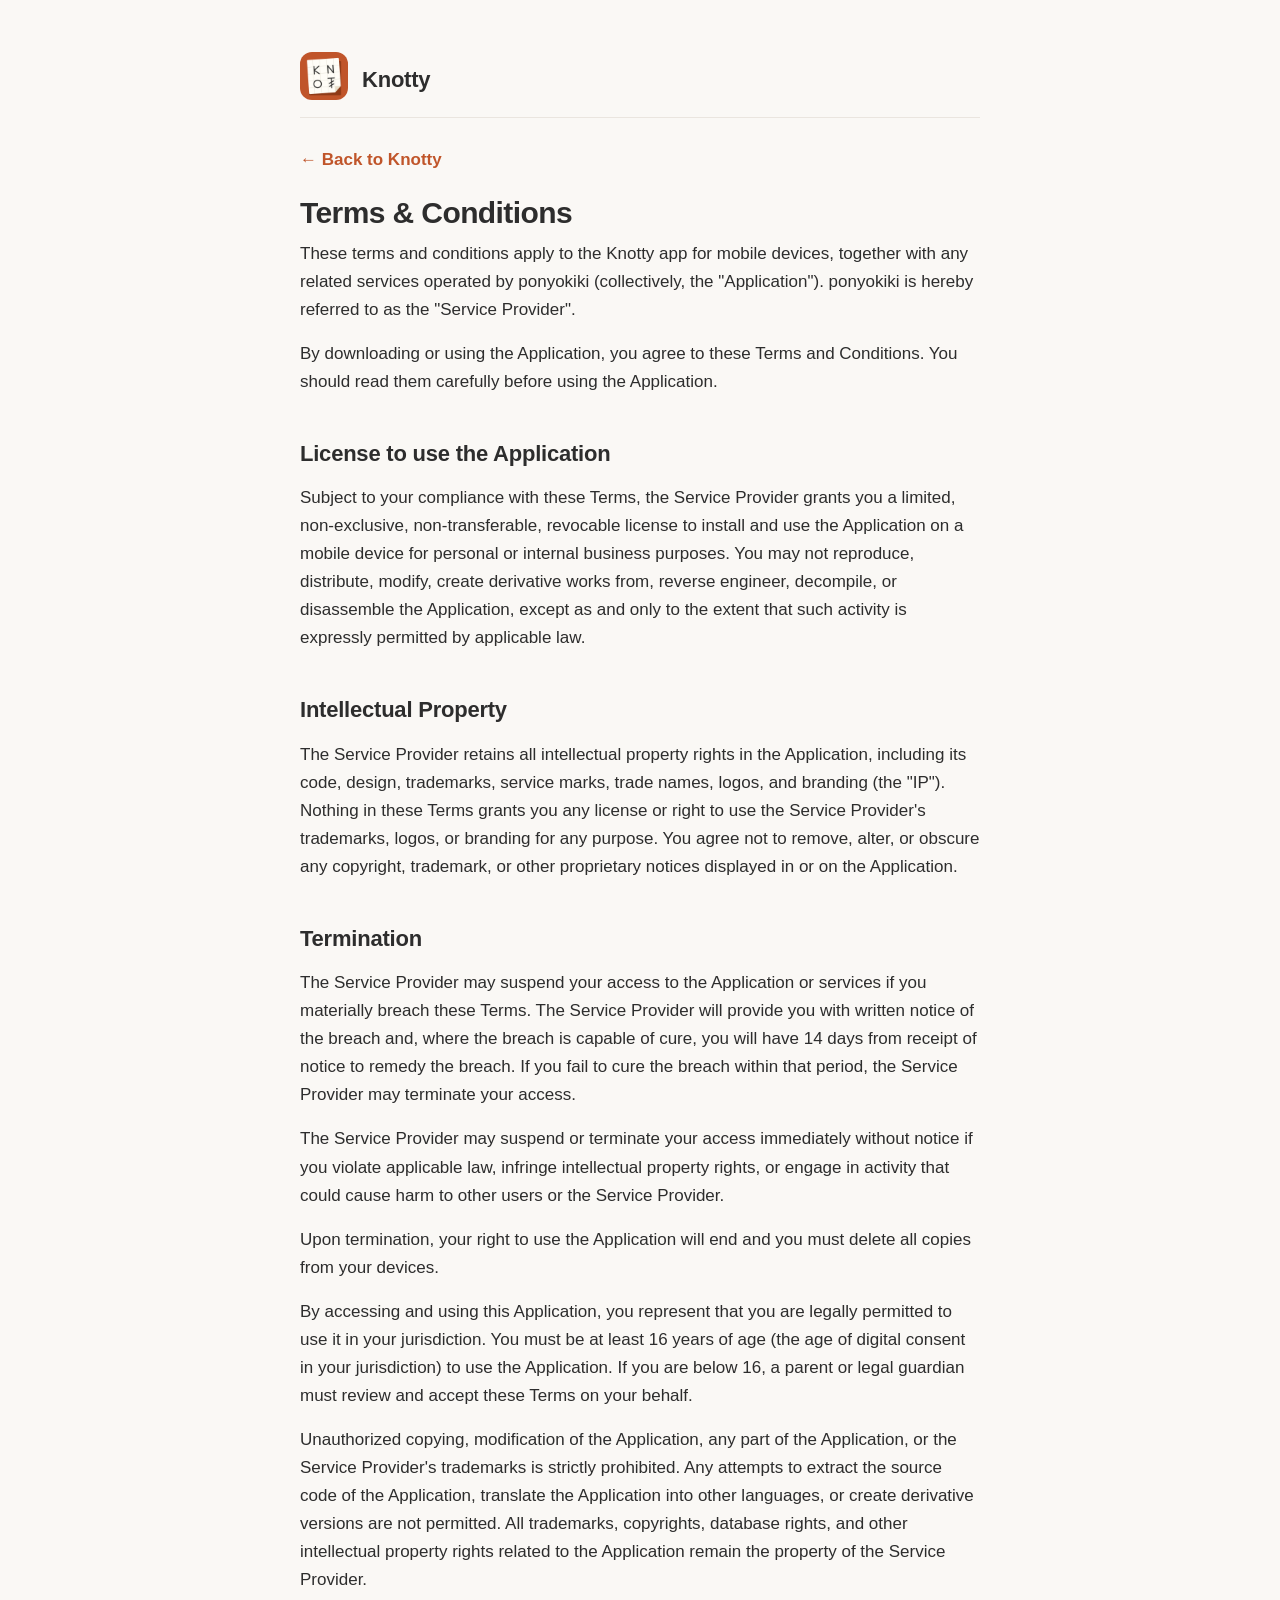
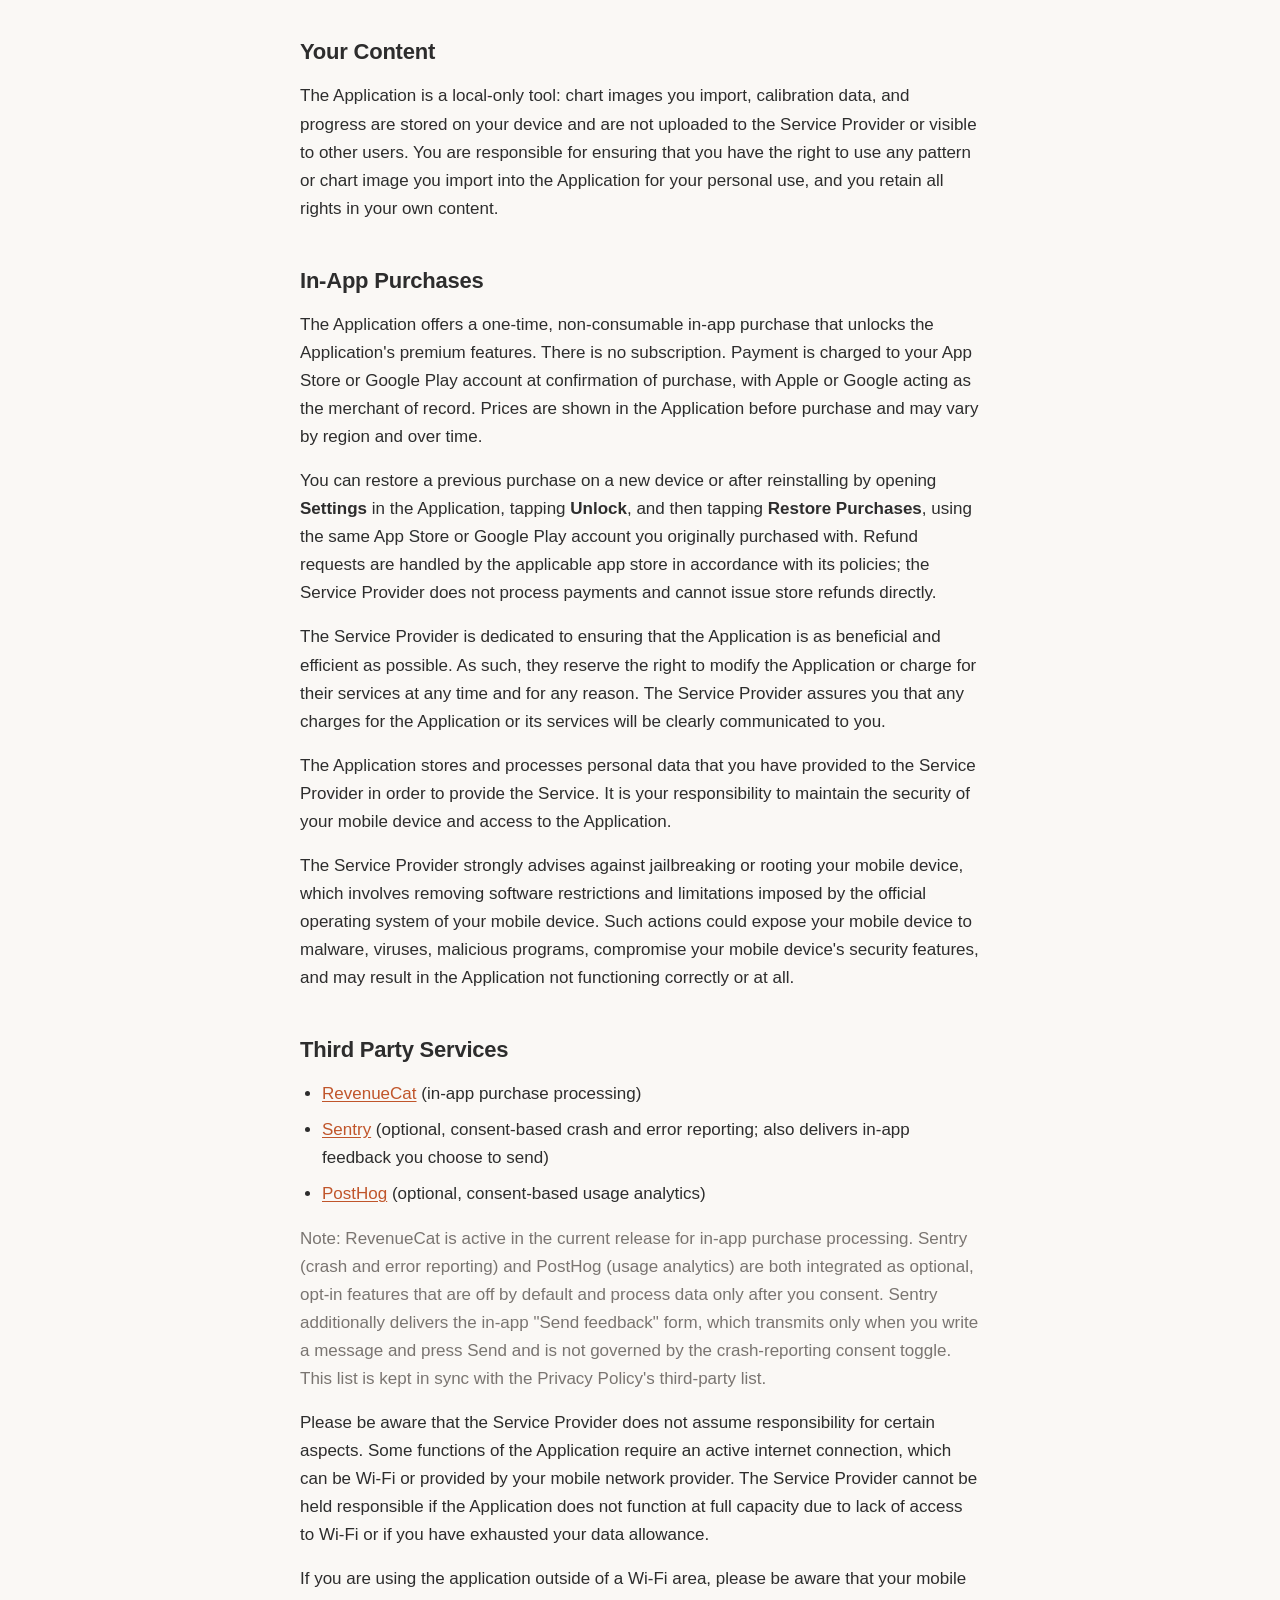
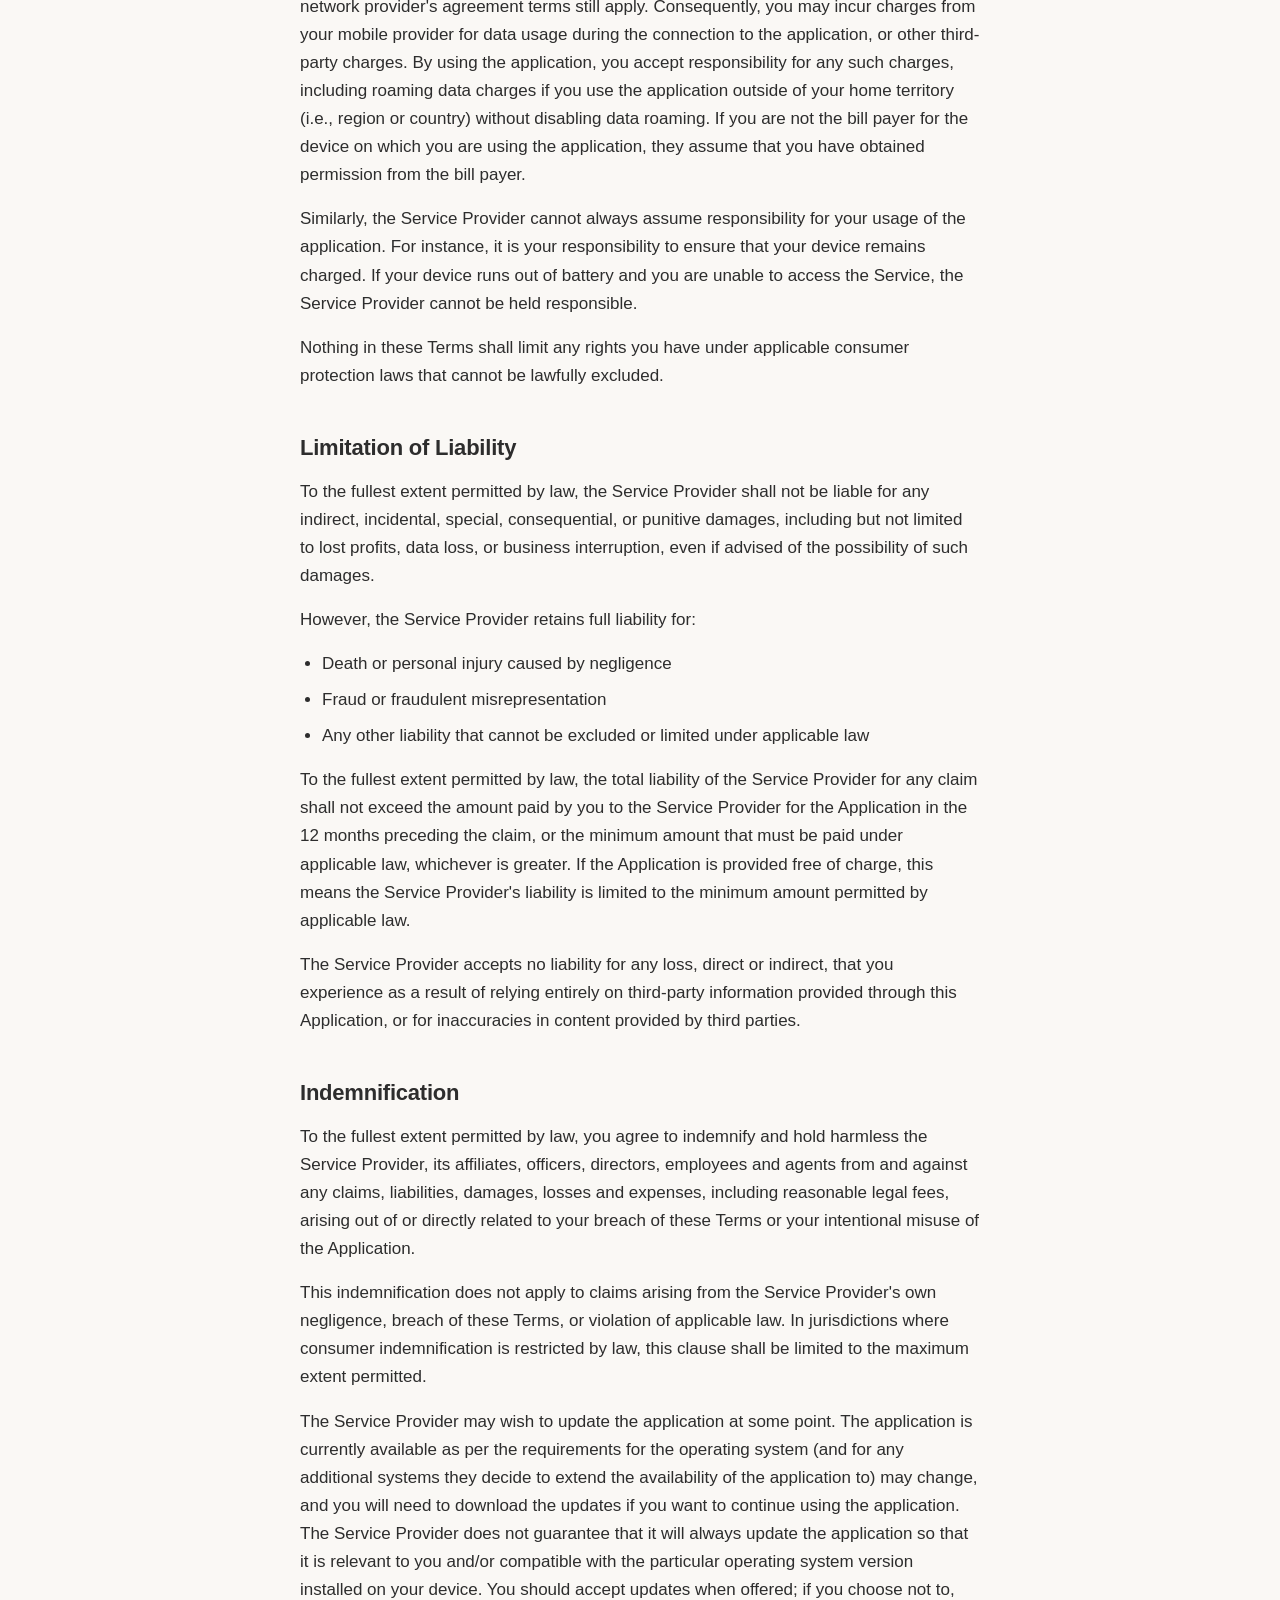
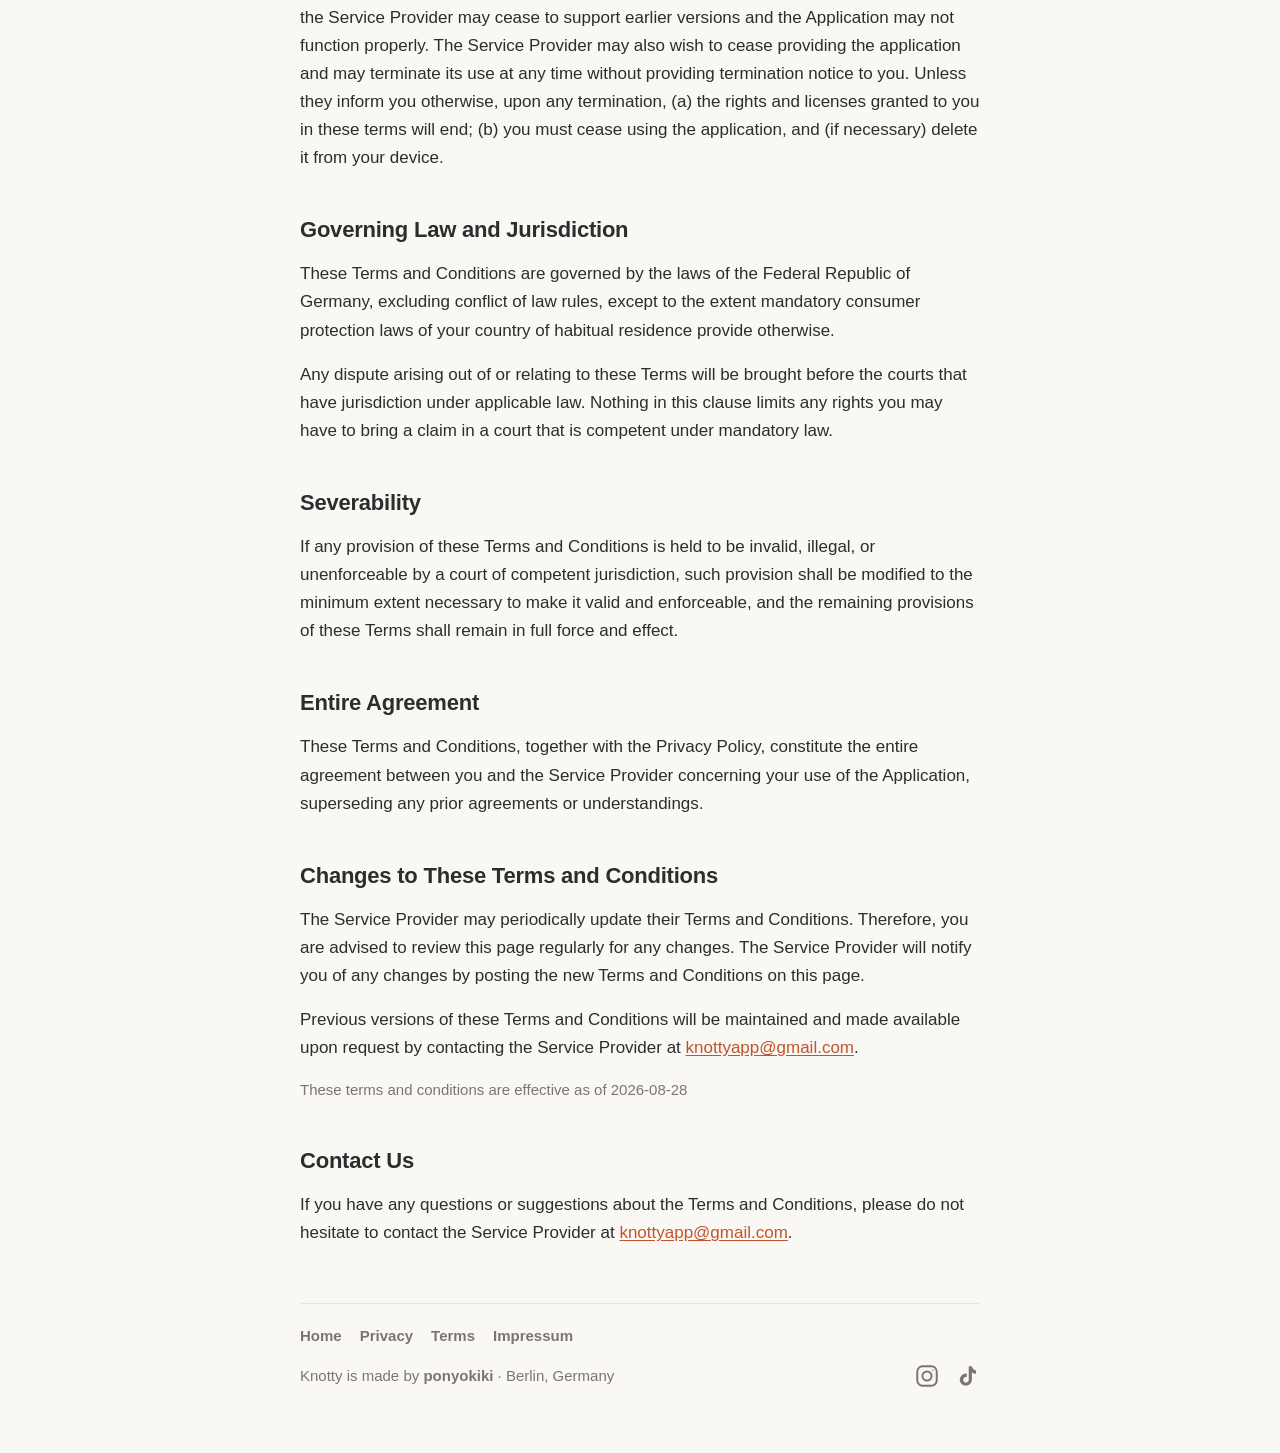
<file: terms.html>
<!doctype html>
<html lang="en">
<head>
<meta charset="utf-8">
<meta name="viewport" content="width=device-width, initial-scale=1">
<title>Terms &amp; Conditions — Knotty</title>
<meta name="description" content="Terms &amp; Conditions for the Knotty app.">
<link rel="icon" type="image/png" href="icon.png">
<link rel="stylesheet" href="style.css">
</head>
<body>
<div class="wrap">

  <header class="site-header">
    <a href="index.html"><img src="icon.png" alt="Knotty app icon"></a>
    <a href="index.html" class="brand">Knotty</a>
  </header>

  <a class="backlink" href="index.html">&larr; Back to Knotty</a>

  <h1>Terms &amp; Conditions</h1>

  <p>These terms and conditions apply to the Knotty app for mobile devices, together with any related services operated by ponyokiki (collectively, the "Application"). ponyokiki is hereby referred to as the "Service Provider".</p>
  <p>By downloading or using the Application, you agree to these Terms and Conditions. You should read them carefully before using the Application.</p>

  <h2>License to use the Application</h2>
  <p>Subject to your compliance with these Terms, the Service Provider grants you a limited, non-exclusive, non-transferable, revocable license to install and use the Application on a mobile device for personal or internal business purposes. You may not reproduce, distribute, modify, create derivative works from, reverse engineer, decompile, or disassemble the Application, except as and only to the extent that such activity is expressly permitted by applicable law.</p>

  <h2>Intellectual Property</h2>
  <p>The Service Provider retains all intellectual property rights in the Application, including its code, design, trademarks, service marks, trade names, logos, and branding (the "IP"). Nothing in these Terms grants you any license or right to use the Service Provider's trademarks, logos, or branding for any purpose. You agree not to remove, alter, or obscure any copyright, trademark, or other proprietary notices displayed in or on the Application.</p>

  <h2>Termination</h2>
  <p>The Service Provider may suspend your access to the Application or services if you materially breach these Terms. The Service Provider will provide you with written notice of the breach and, where the breach is capable of cure, you will have 14 days from receipt of notice to remedy the breach. If you fail to cure the breach within that period, the Service Provider may terminate your access.</p>
  <p>The Service Provider may suspend or terminate your access immediately without notice if you violate applicable law, infringe intellectual property rights, or engage in activity that could cause harm to other users or the Service Provider.</p>
  <p>Upon termination, your right to use the Application will end and you must delete all copies from your devices.</p>
  <p>By accessing and using this Application, you represent that you are legally permitted to use it in your jurisdiction. You must be at least 16 years of age (the age of digital consent in your jurisdiction) to use the Application. If you are below 16, a parent or legal guardian must review and accept these Terms on your behalf.</p>
  <p>Unauthorized copying, modification of the Application, any part of the Application, or the Service Provider's trademarks is strictly prohibited. Any attempts to extract the source code of the Application, translate the Application into other languages, or create derivative versions are not permitted. All trademarks, copyrights, database rights, and other intellectual property rights related to the Application remain the property of the Service Provider.</p>

  <h2>Your Content</h2>
  <p>The Application is a local-only tool: chart images you import, calibration data, and progress are stored on your device and are not uploaded to the Service Provider or visible to other users. You are responsible for ensuring that you have the right to use any pattern or chart image you import into the Application for your personal use, and you retain all rights in your own content.</p>

  <h2>In-App Purchases</h2>
  <p>The Application offers a one-time, non-consumable in-app purchase that unlocks the Application's premium features. There is no subscription. Payment is charged to your App Store or Google Play account at confirmation of purchase, with Apple or Google acting as the merchant of record. Prices are shown in the Application before purchase and may vary by region and over time.</p>
  <p>You can restore a previous purchase on a new device or after reinstalling by opening <strong>Settings</strong> in the Application, tapping <strong>Unlock</strong>, and then tapping <strong>Restore Purchases</strong>, using the same App Store or Google Play account you originally purchased with. Refund requests are handled by the applicable app store in accordance with its policies; the Service Provider does not process payments and cannot issue store refunds directly.</p>
  <p>The Service Provider is dedicated to ensuring that the Application is as beneficial and efficient as possible. As such, they reserve the right to modify the Application or charge for their services at any time and for any reason. The Service Provider assures you that any charges for the Application or its services will be clearly communicated to you.</p>
  <p>The Application stores and processes personal data that you have provided to the Service Provider in order to provide the Service. It is your responsibility to maintain the security of your mobile device and access to the Application.</p>
  <p>The Service Provider strongly advises against jailbreaking or rooting your mobile device, which involves removing software restrictions and limitations imposed by the official operating system of your mobile device. Such actions could expose your mobile device to malware, viruses, malicious programs, compromise your mobile device's security features, and may result in the Application not functioning correctly or at all.</p>

  <h2>Third Party Services</h2>
  <ul>
    <li><a href="https://www.revenuecat.com/terms" rel="noopener" target="_blank">RevenueCat</a> (in-app purchase processing)</li>
    <li><a href="https://sentry.io/terms/" rel="noopener" target="_blank">Sentry</a> (optional, consent-based crash and error reporting; also delivers in-app feedback you choose to send)</li>
    <li><a href="https://posthog.com/terms" rel="noopener" target="_blank">PostHog</a> (optional, consent-based usage analytics)</li>
  </ul>
  <p class="muted">Note: RevenueCat is active in the current release for in-app purchase processing. Sentry (crash and error reporting) and PostHog (usage analytics) are both integrated as optional, opt-in features that are off by default and process data only after you consent. Sentry additionally delivers the in-app "Send feedback" form, which transmits only when you write a message and press Send and is not governed by the crash-reporting consent toggle. This list is kept in sync with the Privacy Policy's third-party list.</p>

  <p>Please be aware that the Service Provider does not assume responsibility for certain aspects. Some functions of the Application require an active internet connection, which can be Wi-Fi or provided by your mobile network provider. The Service Provider cannot be held responsible if the Application does not function at full capacity due to lack of access to Wi-Fi or if you have exhausted your data allowance.</p>
  <p>If you are using the application outside of a Wi-Fi area, please be aware that your mobile network provider's agreement terms still apply. Consequently, you may incur charges from your mobile provider for data usage during the connection to the application, or other third-party charges. By using the application, you accept responsibility for any such charges, including roaming data charges if you use the application outside of your home territory (i.e., region or country) without disabling data roaming. If you are not the bill payer for the device on which you are using the application, they assume that you have obtained permission from the bill payer.</p>
  <p>Similarly, the Service Provider cannot always assume responsibility for your usage of the application. For instance, it is your responsibility to ensure that your device remains charged. If your device runs out of battery and you are unable to access the Service, the Service Provider cannot be held responsible.</p>
  <p>Nothing in these Terms shall limit any rights you have under applicable consumer protection laws that cannot be lawfully excluded.</p>

  <h2>Limitation of Liability</h2>
  <p>To the fullest extent permitted by law, the Service Provider shall not be liable for any indirect, incidental, special, consequential, or punitive damages, including but not limited to lost profits, data loss, or business interruption, even if advised of the possibility of such damages.</p>
  <p>However, the Service Provider retains full liability for:</p>
  <ul>
    <li>Death or personal injury caused by negligence</li>
    <li>Fraud or fraudulent misrepresentation</li>
    <li>Any other liability that cannot be excluded or limited under applicable law</li>
  </ul>
  <p>To the fullest extent permitted by law, the total liability of the Service Provider for any claim shall not exceed the amount paid by you to the Service Provider for the Application in the 12 months preceding the claim, or the minimum amount that must be paid under applicable law, whichever is greater. If the Application is provided free of charge, this means the Service Provider's liability is limited to the minimum amount permitted by applicable law.</p>
  <p>The Service Provider accepts no liability for any loss, direct or indirect, that you experience as a result of relying entirely on third-party information provided through this Application, or for inaccuracies in content provided by third parties.</p>

  <h2>Indemnification</h2>
  <p>To the fullest extent permitted by law, you agree to indemnify and hold harmless the Service Provider, its affiliates, officers, directors, employees and agents from and against any claims, liabilities, damages, losses and expenses, including reasonable legal fees, arising out of or directly related to your breach of these Terms or your intentional misuse of the Application.</p>
  <p>This indemnification does not apply to claims arising from the Service Provider's own negligence, breach of these Terms, or violation of applicable law. In jurisdictions where consumer indemnification is restricted by law, this clause shall be limited to the maximum extent permitted.</p>
  <p>The Service Provider may wish to update the application at some point. The application is currently available as per the requirements for the operating system (and for any additional systems they decide to extend the availability of the application to) may change, and you will need to download the updates if you want to continue using the application. The Service Provider does not guarantee that it will always update the application so that it is relevant to you and/or compatible with the particular operating system version installed on your device. You should accept updates when offered; if you choose not to, the Service Provider may cease to support earlier versions and the Application may not function properly. The Service Provider may also wish to cease providing the application and may terminate its use at any time without providing termination notice to you. Unless they inform you otherwise, upon any termination, (a) the rights and licenses granted to you in these terms will end; (b) you must cease using the application, and (if necessary) delete it from your device.</p>

  <h2>Governing Law and Jurisdiction</h2>
  <p>These Terms and Conditions are governed by the laws of the Federal Republic of Germany, excluding conflict of law rules, except to the extent mandatory consumer protection laws of your country of habitual residence provide otherwise.</p>
  <p>Any dispute arising out of or relating to these Terms will be brought before the courts that have jurisdiction under applicable law. Nothing in this clause limits any rights you may have to bring a claim in a court that is competent under mandatory law.</p>

  <h2>Severability</h2>
  <p>If any provision of these Terms and Conditions is held to be invalid, illegal, or unenforceable by a court of competent jurisdiction, such provision shall be modified to the minimum extent necessary to make it valid and enforceable, and the remaining provisions of these Terms shall remain in full force and effect.</p>

  <h2>Entire Agreement</h2>
  <p>These Terms and Conditions, together with the Privacy Policy, constitute the entire agreement between you and the Service Provider concerning your use of the Application, superseding any prior agreements or understandings.</p>

  <h2>Changes to These Terms and Conditions</h2>
  <p>The Service Provider may periodically update their Terms and Conditions. Therefore, you are advised to review this page regularly for any changes. The Service Provider will notify you of any changes by posting the new Terms and Conditions on this page.</p>
  <p>Previous versions of these Terms and Conditions will be maintained and made available upon request by contacting the Service Provider at <a href="mailto:knottyapp@gmail.com">knottyapp@gmail.com</a>.</p>
  <p class="effective">These terms and conditions are effective as of 2026-08-28</p>

  <h2>Contact Us</h2>
  <p>If you have any questions or suggestions about the Terms and Conditions, please do not hesitate to contact the Service Provider at <a href="mailto:knottyapp@gmail.com">knottyapp@gmail.com</a>.</p>

  <footer class="site-footer">
    <nav>
      <a href="index.html">Home</a>
      <a href="privacy.html">Privacy</a>
      <a href="terms.html">Terms</a>
      <a href="impressum.html">Impressum</a>
    </nav>
    <div class="site-footer-bottom">
      <div>Knotty is made by <strong>ponyokiki</strong> · Berlin, Germany</div>
      <div class="social-links">
        <a href="https://www.instagram.com/knotty.app" target="_blank" rel="noopener" aria-label="Knotty on Instagram">
          <svg viewBox="0 0 24 24" fill="none" stroke="currentColor" stroke-width="1.8" stroke-linecap="round" stroke-linejoin="round"><rect x="3" y="3" width="18" height="18" rx="5"/><circle cx="12" cy="12" r="4.2"/><circle cx="17.3" cy="6.7" r="0.6" fill="currentColor" stroke="none"/></svg>
        </a>
        <a href="https://www.tiktok.com/@knotty.app" target="_blank" rel="noopener" aria-label="Knotty on TikTok">
          <svg viewBox="0 0 24 24" fill="currentColor"><path d="M16.5 3c.3 2 1.8 3.6 3.8 3.9v3a7 7 0 0 1-3.8-1.1v6.6a5.6 5.6 0 1 1-5.6-5.6c.3 0 .6 0 .9.1v3.1a2.5 2.5 0 1 0 1.8 2.4V3h2.9Z"/></svg>
        </a>
      </div>
    </div>
  </footer>

</div>
</body>
</html>
</file>
<file: style.css>
/* Knotty — support & legal site
   Brand tokens mirror the app (src/COLORS.ts). Self-contained, no external fonts:
   a German site hot-linking Google Fonts leaks visitor IPs to Google (GDPR risk),
   so we use a system stack instead. */

:root {
  --bg: #FAF8F5;
  --surface: #FFFFFF;
  --primary: #C0552A;
  --text: #2D2D2D;
  --text-muted: #7A7571;
  --border: #EAE5DF;
  --chip: #F3DFD6;
  --on-primary: #FFFBF7;
  --maxw: 720px;
}

@media (prefers-color-scheme: dark) {
  :root {
    --bg: #1A1A1A;
    --surface: #262626;
    --primary: #E1764B;
    --text: #ECE9E4;
    --text-muted: #9A9590;
    --border: #333333;
    --chip: rgba(225, 118, 75, 0.18);
    --on-primary: #FFFBF7;
  }
}

* { box-sizing: border-box; }

html { -webkit-text-size-adjust: 100%; }

body {
  margin: 0;
  background: var(--bg);
  color: var(--text);
  font-family: "Nunito", -apple-system, BlinkMacSystemFont, "Segoe UI", Roboto,
    "Helvetica Neue", Arial, sans-serif;
  font-size: 17px;
  line-height: 1.65;
  -webkit-font-smoothing: antialiased;
}

.wrap {
  max-width: var(--maxw);
  margin: 0 auto;
  padding: 32px 20px 64px;
}
/* The homepage runs wider than the text-heavy legal/support pages so the
   hero and card grids have room to breathe. */
.wrap.home { max-width: 1080px; }
.section-block { margin: 92px 0; }

/* A contained tinted panel for sections that would otherwise sit on the
   same flat background as their neighbors — breaks up the scroll rhythm
   without the complexity of a full-viewport bleed. */
.section-panel {
  background: var(--surface);
  border: 1px solid var(--border);
  border-radius: 20px;
  padding: 40px 36px;
}
.section-panel .steps { margin-bottom: 0; }

/* Header / brand */
.site-header {
  display: flex;
  align-items: center;
  gap: 14px;
  padding: 20px 0 8px;
  border-bottom: 1px solid var(--border);
  margin-bottom: 28px;
}
.site-header img {
  width: 48px;
  height: 48px;
  border-radius: 12px;
  flex: none;
}
.site-header .brand {
  font-size: 22px;
  font-weight: 800;
  letter-spacing: -0.01em;
}
.site-header a { text-decoration: none; color: inherit; }

/* Hero */
.hero {
  display: grid;
  grid-template-columns: 1.05fr 1fr;
  gap: 48px;
  align-items: center;
  margin: 20px 0 8px;
}
.hero-copy h1 { font-size: 40px; }
.hero-sub { color: var(--text-muted); font-size: 17px; margin-top: -4px; }
.hero-note { font-size: 14px; color: var(--text-muted); margin: 14px 0 0; }
.hero-visual {
  display: flex;
  justify-content: center;
  position: relative;
}
.hero-visual::before {
  content: "";
  position: absolute;
  width: 320px;
  height: 320px;
  background: var(--primary);
  opacity: 0.16;
  filter: blur(70px);
  border-radius: 50%;
  z-index: 0;
}

.hero-phone {
  position: relative;
  z-index: 1;
  width: 280px;
  max-width: 100%;
  height: auto;
  display: block;
}

@media (max-width: 800px) {
  .hero { grid-template-columns: 1fr; text-align: center; }
  .hero-copy { order: 1; }
  .hero-visual { order: 2; margin-top: 8px; }
  .store-links { justify-content: center; }
}

/* Trust / indie-ethos strip — a compact, left-aligned band rather than a
   centered card, so it reads as a quick aside instead of another feature
   section. */
.trust {
  background: var(--chip);
  border-radius: 16px;
  padding: 32px 32px;
  margin: 92px 0;
}
.trust h2 {
  margin: 0 0 18px;
  color: var(--primary);
}
.trust-row {
  display: flex;
  flex-wrap: wrap;
  gap: 20px 32px;
}
.trust-pill {
  display: flex;
  gap: 10px;
  align-items: flex-start;
  flex: 1 1 220px;
}
.trust-pill svg {
  flex: none;
  width: 18px;
  height: 18px;
  margin-top: 2px;
  color: var(--primary);
}
.trust-pill strong { display: block; font-size: 14.5px; }
.trust-pill span { font-size: 13.5px; color: var(--text-muted); }

/* Who built this */
.founder {
  display: grid;
  grid-template-columns: 0.85fr 1.15fr;
  gap: 40px;
  align-items: center;
  margin: 92px 0;
}
.founder-photo img {
  width: 100%;
  display: block;
  border-radius: 20px;
  box-shadow: 0 20px 40px -16px rgba(0, 0, 0, 0.3);
}
.founder-copy h2 { margin-top: 0; }
.founder-copy p { margin: 0 0 14px; }
.founder-copy p:last-child { margin-bottom: 0; }
@media (max-width: 760px) {
  .founder { grid-template-columns: 1fr; }
  .founder-photo { order: -1; }
}

/* Typography */
h1 {
  font-size: 30px;
  font-weight: 800;
  letter-spacing: -0.02em;
  line-height: 1.25;
  margin: 0 0 8px;
}
h2 {
  font-size: 22px;
  font-weight: 800;
  margin: 40px 0 12px;
  letter-spacing: -0.01em;
}
h3 {
  font-size: 18px;
  font-weight: 700;
  margin: 26px 0 8px;
}
p { margin: 0 0 16px; }
ul { margin: 0 0 16px; padding-left: 22px; }
li { margin: 0 0 8px; }
a { color: var(--primary); text-decoration: underline; text-underline-offset: 2px; }
a:hover { text-decoration: none; }
strong { font-weight: 700; }
hr { border: none; border-top: 1px solid var(--border); margin: 32px 0; }

.lede {
  font-size: 19px;
  color: var(--text);
}
.muted { color: var(--text-muted); }
.effective { color: var(--text-muted); font-size: 15px; }

/* Store download badges */
.store-links {
  display: flex;
  flex-wrap: wrap;
  align-items: center;
  gap: 12px;
  margin: 20px 0 4px;
}
.store-links a {
  display: inline-flex;
  line-height: 0;
  border-radius: 12px;
  transition: opacity 0.15s ease, transform 0.15s ease;
}
.store-links a:hover { opacity: 0.85; }
.store-badge {
  width: 168px;
  height: 54px;
  object-fit: contain;
  display: block;
  border-radius: 12px;
}

/* How it works steps */
.steps {
  display: grid;
  grid-template-columns: repeat(3, 1fr);
  gap: 14px;
  margin: 0 0 32px;
}
.step {
  background: var(--surface);
  border: 1px solid var(--border);
  border-radius: 14px;
  padding: 18px 20px;
}
.step-num {
  display: inline-flex;
  align-items: center;
  justify-content: center;
  width: 26px;
  height: 26px;
  border-radius: 999px;
  background: var(--chip);
  color: var(--primary);
  font-weight: 800;
  font-size: 13px;
  margin-bottom: 10px;
}
.step h3 { margin: 0 0 6px; }
.step p { margin: 0; font-size: 15px; color: var(--text-muted); }
@media (max-width: 640px) {
  .steps { grid-template-columns: 1fr; }
}

/* Feature grid on the home page */
.feature-grid {
  display: grid;
  grid-template-columns: repeat(2, 1fr);
  gap: 16px;
  margin: 0 0 8px;
}
.feature-card {
  background: var(--surface);
  border: 1px solid var(--border);
  border-radius: 16px;
  padding: 22px 24px;
}
.feature-icon {
  display: inline-flex;
  align-items: center;
  justify-content: center;
  width: 44px;
  height: 44px;
  border-radius: 12px;
  background: var(--chip);
  color: var(--primary);
  margin-bottom: 14px;
}
.feature-icon svg { width: 22px; height: 22px; }
.feature-card h3 { margin: 0 0 8px; font-size: 17px; }
.feature-card p { margin: 0; font-size: 15px; color: var(--text-muted); }
@media (max-width: 720px) {
  .feature-grid { grid-template-columns: 1fr; }
}

/* Email / contact chip */
.chip {
  display: inline-block;
  background: var(--chip);
  color: var(--primary);
  font-weight: 700;
  padding: 6px 14px;
  border-radius: 999px;
  text-decoration: none;
}

/* FAQ accordion */
.faq-list { margin: 0 0 8px; }
.faq-item { border-bottom: 1px solid var(--border); }
.faq-item:first-child { border-top: 1px solid var(--border); }
.faq-question {
  width: 100%;
  display: flex;
  align-items: center;
  justify-content: space-between;
  gap: 16px;
  background: none;
  border: none;
  padding: 18px 2px;
  margin: 0;
  font: inherit;
  font-weight: 700;
  font-size: 16px;
  color: var(--text);
  text-align: left;
  cursor: pointer;
}
.faq-chevron {
  flex: none;
  width: 18px;
  height: 18px;
  color: var(--primary);
  transition: transform 0.25s ease;
}
.faq-item.open .faq-chevron { transform: rotate(90deg); }
.faq-answer {
  display: grid;
  grid-template-rows: 0fr;
  transition: grid-template-rows 0.3s ease;
}
.faq-item.open .faq-answer { grid-template-rows: 1fr; }
.faq-answer-inner { overflow: hidden; }
.faq-answer-inner p { font-size: 15px; color: var(--text-muted); margin: 0 2px 14px; }
.faq-answer-inner p:last-child { margin-bottom: 20px; }

/* Legal link list */
.legal-links { list-style: none; padding: 0; }
.legal-links li { margin: 0 0 10px; }
.legal-links a { font-weight: 700; }

/* Footer nav — present on every page so the Impressum is always one click away (§5 DDG) */
.site-footer {
  margin-top: 56px;
  padding-top: 20px;
  border-top: 1px solid var(--border);
  color: var(--text-muted);
  font-size: 15px;
}
.site-footer nav {
  display: flex;
  flex-wrap: wrap;
  gap: 8px 18px;
  margin-bottom: 14px;
}
.site-footer nav a { color: var(--text-muted); text-decoration: none; font-weight: 700; }
.site-footer nav a:hover { color: var(--primary); }
.site-footer-bottom {
  display: flex;
  align-items: center;
  justify-content: space-between;
  flex-wrap: wrap;
  gap: 10px 16px;
}
.social-links { display: flex; gap: 14px; }
.social-links a { color: var(--text-muted); display: inline-flex; }
.social-links a:hover { color: var(--primary); }
.social-links svg { width: 26px; height: 26px; }

/* Back-to-top / home link on subpages */
.backlink {
  display: inline-block;
  margin-bottom: 20px;
  font-weight: 700;
  text-decoration: none;
}
.backlink:hover { text-decoration: underline; }

@media (max-width: 480px) {
  body { font-size: 16px; }
  h1 { font-size: 26px; }
  .hero-copy h1 { font-size: 28px; }
  .wrap { padding: 20px 16px 48px; }
  .trust { padding: 28px 20px; }
  .section-panel { padding: 28px 20px; }
  .section-block, .trust, .founder { margin: 64px 0; }
}
</file>
